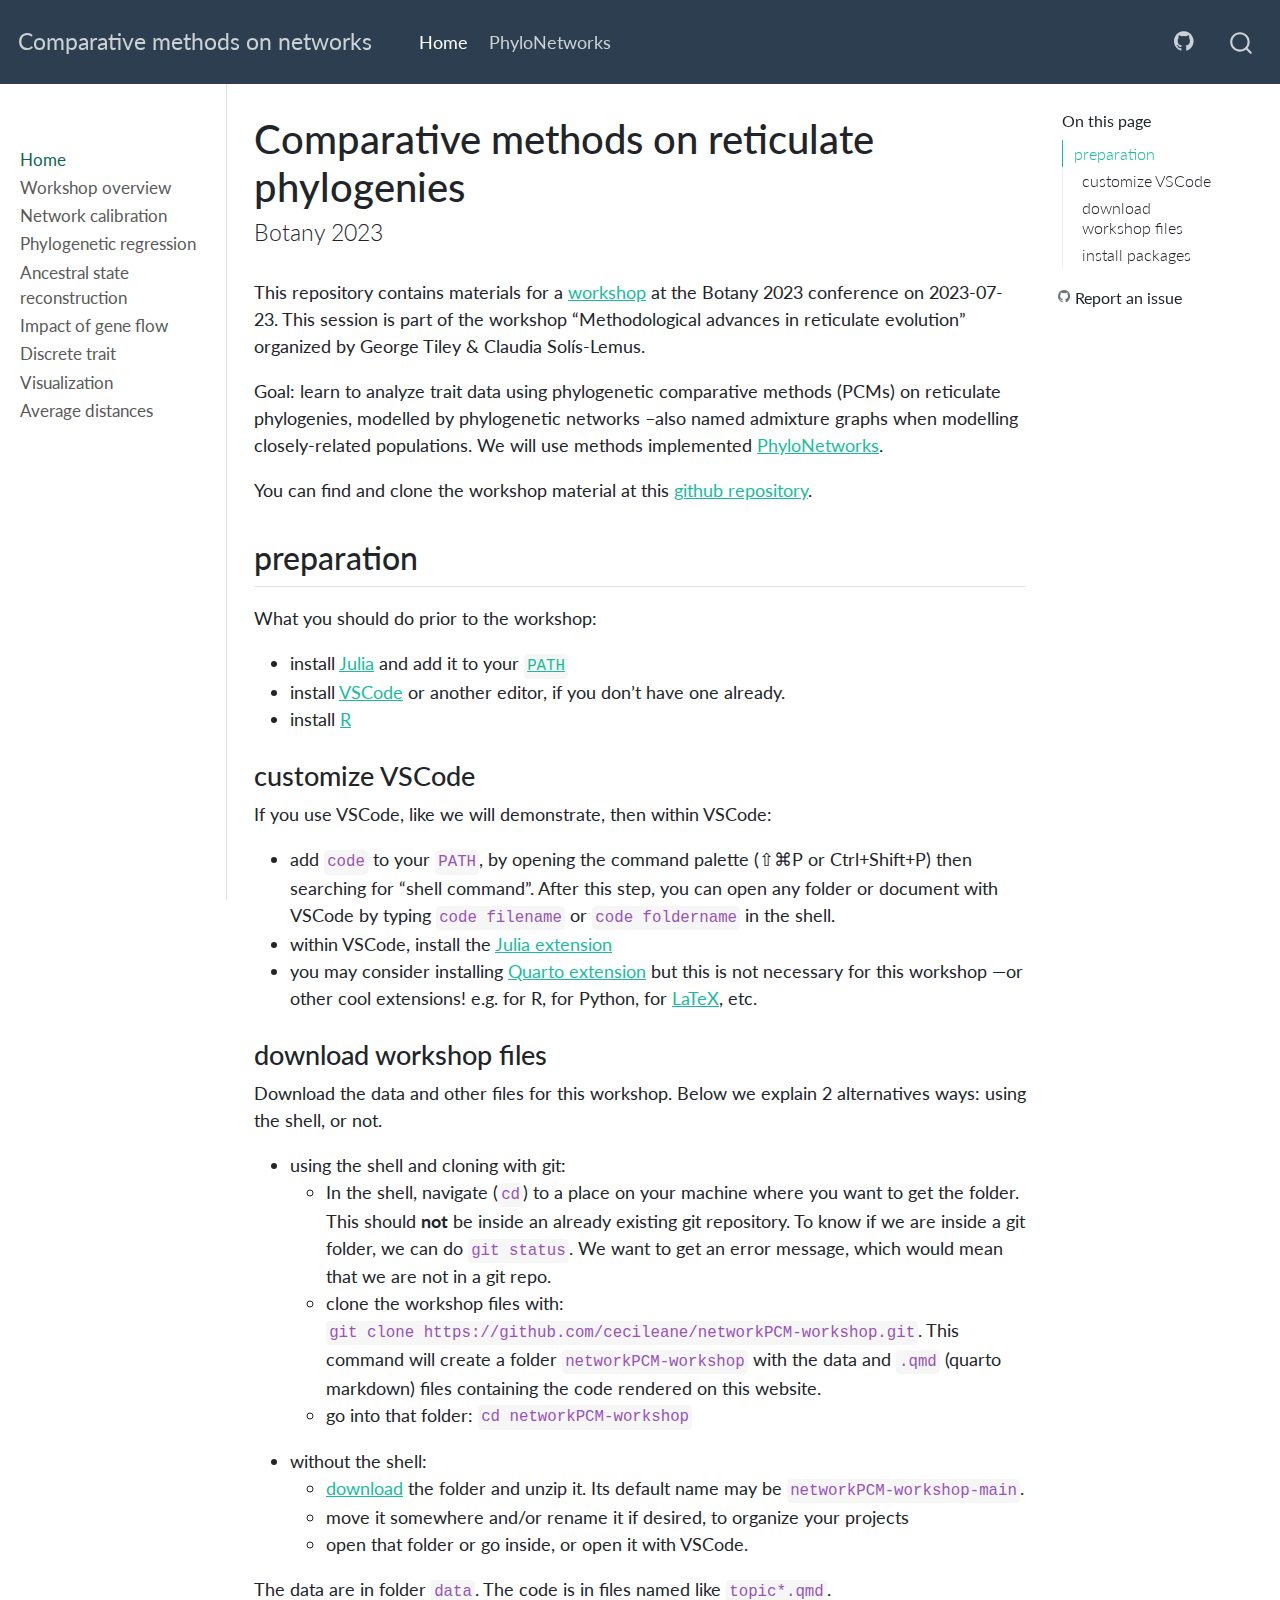
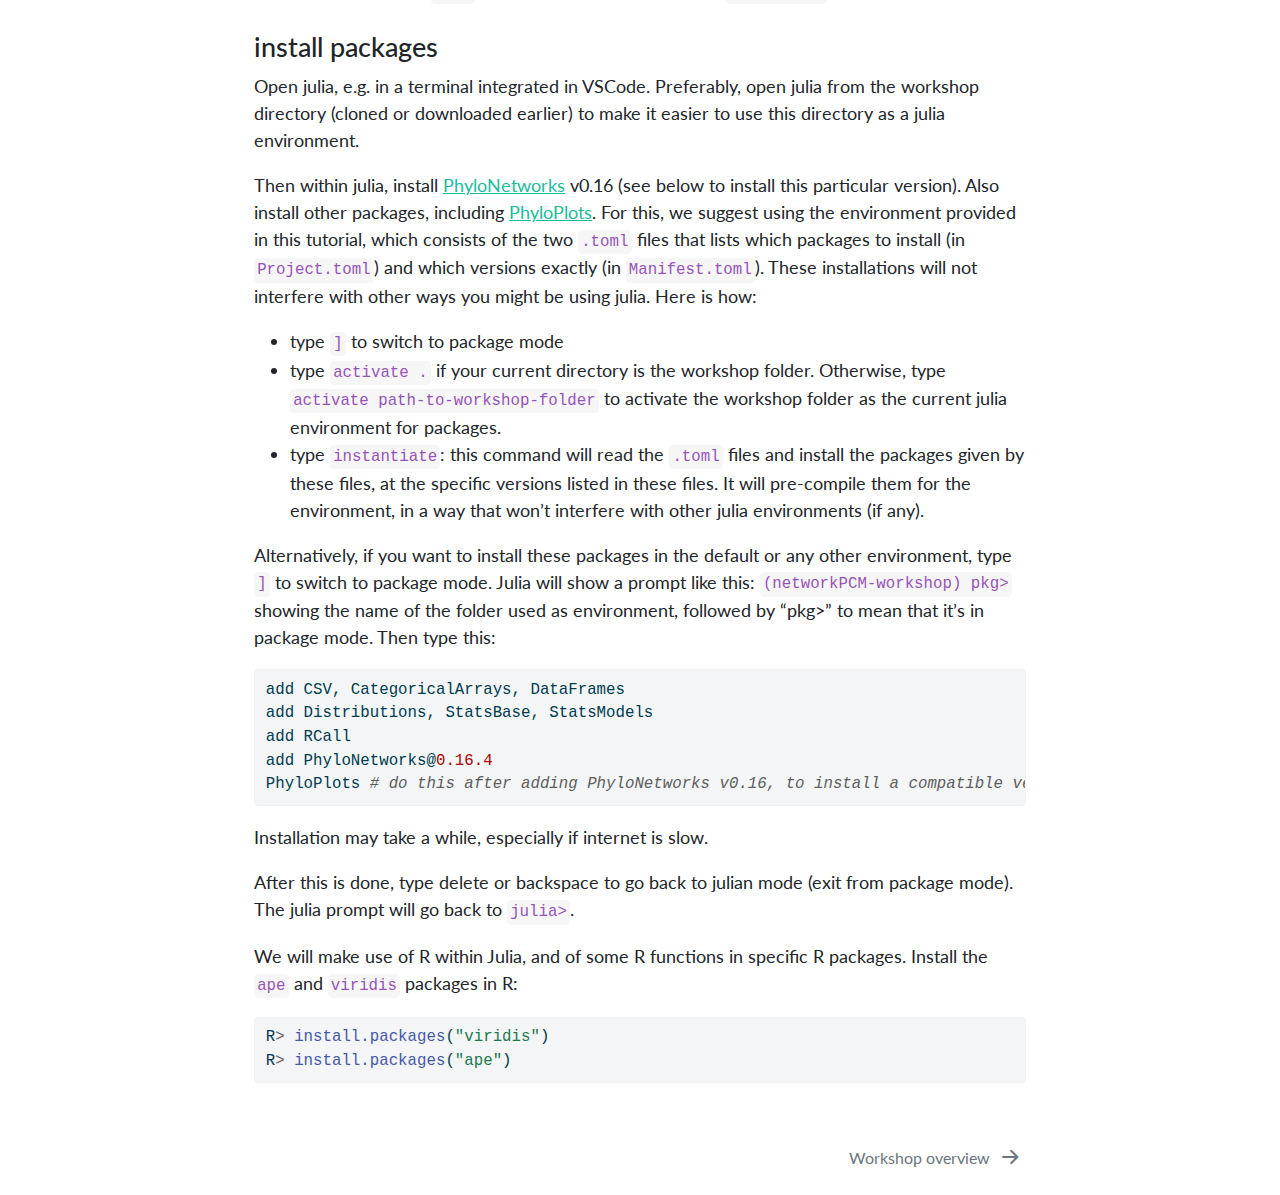
<file: index.html>
<!DOCTYPE html>
<html xmlns="http://www.w3.org/1999/xhtml" lang="en" xml:lang="en"><head>

<meta charset="utf-8">
<meta name="generator" content="quarto-1.2.335">

<meta name="viewport" content="width=device-width, initial-scale=1.0, user-scalable=yes">


<title>Comparative methods on networks - Comparative methods on reticulate phylogenies</title>
<style>
code{white-space: pre-wrap;}
span.smallcaps{font-variant: small-caps;}
div.columns{display: flex; gap: min(4vw, 1.5em);}
div.column{flex: auto; overflow-x: auto;}
div.hanging-indent{margin-left: 1.5em; text-indent: -1.5em;}
ul.task-list{list-style: none;}
ul.task-list li input[type="checkbox"] {
  width: 0.8em;
  margin: 0 0.8em 0.2em -1.6em;
  vertical-align: middle;
}
pre > code.sourceCode { white-space: pre; position: relative; }
pre > code.sourceCode > span { display: inline-block; line-height: 1.25; }
pre > code.sourceCode > span:empty { height: 1.2em; }
.sourceCode { overflow: visible; }
code.sourceCode > span { color: inherit; text-decoration: inherit; }
div.sourceCode { margin: 1em 0; }
pre.sourceCode { margin: 0; }
@media screen {
div.sourceCode { overflow: auto; }
}
@media print {
pre > code.sourceCode { white-space: pre-wrap; }
pre > code.sourceCode > span { text-indent: -5em; padding-left: 5em; }
}
pre.numberSource code
  { counter-reset: source-line 0; }
pre.numberSource code > span
  { position: relative; left: -4em; counter-increment: source-line; }
pre.numberSource code > span > a:first-child::before
  { content: counter(source-line);
    position: relative; left: -1em; text-align: right; vertical-align: baseline;
    border: none; display: inline-block;
    -webkit-touch-callout: none; -webkit-user-select: none;
    -khtml-user-select: none; -moz-user-select: none;
    -ms-user-select: none; user-select: none;
    padding: 0 4px; width: 4em;
    color: #aaaaaa;
  }
pre.numberSource { margin-left: 3em; border-left: 1px solid #aaaaaa;  padding-left: 4px; }
div.sourceCode
  {   }
@media screen {
pre > code.sourceCode > span > a:first-child::before { text-decoration: underline; }
}
code span.al { color: #ff0000; font-weight: bold; } /* Alert */
code span.an { color: #60a0b0; font-weight: bold; font-style: italic; } /* Annotation */
code span.at { color: #7d9029; } /* Attribute */
code span.bn { color: #40a070; } /* BaseN */
code span.bu { color: #008000; } /* BuiltIn */
code span.cf { color: #007020; font-weight: bold; } /* ControlFlow */
code span.ch { color: #4070a0; } /* Char */
code span.cn { color: #880000; } /* Constant */
code span.co { color: #60a0b0; font-style: italic; } /* Comment */
code span.cv { color: #60a0b0; font-weight: bold; font-style: italic; } /* CommentVar */
code span.do { color: #ba2121; font-style: italic; } /* Documentation */
code span.dt { color: #902000; } /* DataType */
code span.dv { color: #40a070; } /* DecVal */
code span.er { color: #ff0000; font-weight: bold; } /* Error */
code span.ex { } /* Extension */
code span.fl { color: #40a070; } /* Float */
code span.fu { color: #06287e; } /* Function */
code span.im { color: #008000; font-weight: bold; } /* Import */
code span.in { color: #60a0b0; font-weight: bold; font-style: italic; } /* Information */
code span.kw { color: #007020; font-weight: bold; } /* Keyword */
code span.op { color: #666666; } /* Operator */
code span.ot { color: #007020; } /* Other */
code span.pp { color: #bc7a00; } /* Preprocessor */
code span.sc { color: #4070a0; } /* SpecialChar */
code span.ss { color: #bb6688; } /* SpecialString */
code span.st { color: #4070a0; } /* String */
code span.va { color: #19177c; } /* Variable */
code span.vs { color: #4070a0; } /* VerbatimString */
code span.wa { color: #60a0b0; font-weight: bold; font-style: italic; } /* Warning */
</style>


<script src="site_libs/quarto-nav/quarto-nav.js"></script>
<script src="site_libs/quarto-nav/headroom.min.js"></script>
<script src="site_libs/clipboard/clipboard.min.js"></script>
<script src="site_libs/quarto-search/autocomplete.umd.js"></script>
<script src="site_libs/quarto-search/fuse.min.js"></script>
<script src="site_libs/quarto-search/quarto-search.js"></script>
<meta name="quarto:offset" content="./">
<link href="./topic-overview.html" rel="next">
<script src="site_libs/quarto-html/quarto.js"></script>
<script src="site_libs/quarto-html/popper.min.js"></script>
<script src="site_libs/quarto-html/tippy.umd.min.js"></script>
<script src="site_libs/quarto-html/anchor.min.js"></script>
<link href="site_libs/quarto-html/tippy.css" rel="stylesheet">
<link href="site_libs/quarto-html/quarto-syntax-highlighting.css" rel="stylesheet" id="quarto-text-highlighting-styles">
<script src="site_libs/bootstrap/bootstrap.min.js"></script>
<link href="site_libs/bootstrap/bootstrap-icons.css" rel="stylesheet">
<link href="site_libs/bootstrap/bootstrap.min.css" rel="stylesheet" id="quarto-bootstrap" data-mode="light">
<script id="quarto-search-options" type="application/json">{
  "location": "navbar",
  "copy-button": false,
  "collapse-after": 3,
  "panel-placement": "end",
  "type": "overlay",
  "limit": 20,
  "language": {
    "search-no-results-text": "No results",
    "search-matching-documents-text": "matching documents",
    "search-copy-link-title": "Copy link to search",
    "search-hide-matches-text": "Hide additional matches",
    "search-more-match-text": "more match in this document",
    "search-more-matches-text": "more matches in this document",
    "search-clear-button-title": "Clear",
    "search-detached-cancel-button-title": "Cancel",
    "search-submit-button-title": "Submit"
  }
}</script>


<link rel="stylesheet" href="styles.css">
</head>

<body class="nav-sidebar docked nav-fixed">

<div id="quarto-search-results"></div>
  <header id="quarto-header" class="headroom fixed-top">
    <nav class="navbar navbar-expand-lg navbar-dark ">
      <div class="navbar-container container-fluid">
      <div class="navbar-brand-container">
    <a class="navbar-brand" href="./index.html">
    <span class="navbar-title">Comparative methods on networks</span>
    </a>
  </div>
          <button class="navbar-toggler" type="button" data-bs-toggle="collapse" data-bs-target="#navbarCollapse" aria-controls="navbarCollapse" aria-expanded="false" aria-label="Toggle navigation" onclick="if (window.quartoToggleHeadroom) { window.quartoToggleHeadroom(); }">
  <span class="navbar-toggler-icon"></span>
</button>
          <div class="collapse navbar-collapse" id="navbarCollapse">
            <ul class="navbar-nav navbar-nav-scroll me-auto">
  <li class="nav-item">
    <a class="nav-link active" href="./index.html" aria-current="page">
 <span class="menu-text">Home</span></a>
  </li>  
  <li class="nav-item">
    <a class="nav-link" href="https://juliaphylo.github.io/PhyloNetworks.jl/v0.16/">
 <span class="menu-text">PhyloNetworks</span></a>
  </li>  
</ul>
            <ul class="navbar-nav navbar-nav-scroll ms-auto">
  <li class="nav-item compact">
    <a class="nav-link" href="https://github.com/cecileane/networkPCM-workshop"><i class="bi bi-github" role="img">
</i> 
 <span class="menu-text"></span></a>
  </li>  
</ul>
              <div id="quarto-search" class="" title="Search"></div>
          </div> <!-- /navcollapse -->
      </div> <!-- /container-fluid -->
    </nav>
  <nav class="quarto-secondary-nav" data-bs-toggle="collapse" data-bs-target="#quarto-sidebar" aria-controls="quarto-sidebar" aria-expanded="false" aria-label="Toggle sidebar navigation" onclick="if (window.quartoToggleHeadroom) { window.quartoToggleHeadroom(); }">
    <div class="container-fluid d-flex justify-content-between">
      <h1 class="quarto-secondary-nav-title">Comparative methods on reticulate phylogenies</h1>
      <button type="button" class="quarto-btn-toggle btn" aria-label="Show secondary navigation">
        <i class="bi bi-chevron-right"></i>
      </button>
    </div>
  </nav>
</header>
<!-- content -->
<div id="quarto-content" class="quarto-container page-columns page-rows-contents page-layout-article page-navbar">
<!-- sidebar -->
  <nav id="quarto-sidebar" class="sidebar collapse sidebar-navigation docked overflow-auto">
      <div class="mt-2 flex-shrink-0 align-items-center">
        <div class="sidebar-search">
        <div id="quarto-search" class="" title="Search"></div>
        </div>
      </div>
    <div class="sidebar-menu-container"> 
    <ul class="list-unstyled mt-1">
        <li class="sidebar-item">
  <div class="sidebar-item-container"> 
  <a href="./index.html" class="sidebar-item-text sidebar-link active">Home</a>
  </div>
</li>
        <li class="sidebar-item">
  <div class="sidebar-item-container"> 
  <a href="./topic-overview.html" class="sidebar-item-text sidebar-link">Workshop overview</a>
  </div>
</li>
        <li class="sidebar-item">
  <div class="sidebar-item-container"> 
  <a href="./topic1-netcalibration.html" class="sidebar-item-text sidebar-link">Network calibration</a>
  </div>
</li>
        <li class="sidebar-item">
  <div class="sidebar-item-container"> 
  <a href="./topic2-phyloANOVA.html" class="sidebar-item-text sidebar-link">Phylogenetic regression</a>
  </div>
</li>
        <li class="sidebar-item">
  <div class="sidebar-item-container"> 
  <a href="./topic3-asr.html" class="sidebar-item-text sidebar-link">Ancestral state reconstruction</a>
  </div>
</li>
        <li class="sidebar-item">
  <div class="sidebar-item-container"> 
  <a href="./topic4-impactgeneflow.html" class="sidebar-item-text sidebar-link">Impact of gene flow</a>
  </div>
</li>
        <li class="sidebar-item">
  <div class="sidebar-item-container"> 
  <a href="./topic5-discrete.html" class="sidebar-item-text sidebar-link">Discrete trait</a>
  </div>
</li>
        <li class="sidebar-item">
  <div class="sidebar-item-container"> 
  <a href="./topic6-visualization.html" class="sidebar-item-text sidebar-link">Visualization</a>
  </div>
</li>
        <li class="sidebar-item">
  <div class="sidebar-item-container"> 
  <a href="./topic7-averagedistances.html" class="sidebar-item-text sidebar-link">Average distances</a>
  </div>
</li>
    </ul>
    </div>
</nav>
<!-- margin-sidebar -->
    <div id="quarto-margin-sidebar" class="sidebar margin-sidebar">
        <nav id="TOC" role="doc-toc" class="toc-active">
    <h2 id="toc-title">On this page</h2>
   
  <ul>
  <li><a href="#preparation" id="toc-preparation" class="nav-link active" data-scroll-target="#preparation">preparation</a>
  <ul class="collapse">
  <li><a href="#customize-vscode" id="toc-customize-vscode" class="nav-link" data-scroll-target="#customize-vscode">customize VSCode</a></li>
  <li><a href="#download-workshop-files" id="toc-download-workshop-files" class="nav-link" data-scroll-target="#download-workshop-files">download workshop files</a></li>
  <li><a href="#install-packages" id="toc-install-packages" class="nav-link" data-scroll-target="#install-packages">install packages</a></li>
  </ul></li>
  </ul>
<div class="toc-actions"><div><i class="bi bi-github"></i></div><div class="action-links"><p><a href="https://github.com/cecileane/networkPCM-workshop/issues/new" class="toc-action">Report an issue</a></p></div></div></nav>
    </div>
<!-- main -->
<main class="content" id="quarto-document-content">

<header id="title-block-header" class="quarto-title-block default">
<div class="quarto-title">
<h1 class="title d-none d-lg-block">Comparative methods on reticulate phylogenies</h1>
<p class="subtitle lead">Botany 2023</p>
</div>



<div class="quarto-title-meta">

    
  
    
  </div>
  

</header>

<p>This repository contains materials for a <a href="https://gtiley.github.io/Botany2023-Networks/">workshop</a> at the Botany 2023 conference on 2023-07-23. This session is part of the workshop “Methodological advances in reticulate evolution” organized by George Tiley &amp; Claudia Solís-Lemus.</p>
<p>Goal: learn to analyze trait data using phylogenetic comparative methods (PCMs) on reticulate phylogenies, modelled by phylogenetic networks –also named admixture graphs when modelling closely-related populations. We will use methods implemented <a href="https://github.com/juliaphylo/PhyloNetworks.jl">PhyloNetworks</a>.</p>
<p>You can find and clone the workshop material at this <a href="https://github.com/cecileane/networkPCM-workshop">github repository</a>.</p>
<section id="preparation" class="level2">
<h2 class="anchored" data-anchor-id="preparation">preparation</h2>
<p>What you should do prior to the workshop:</p>
<ul>
<li>install <a href="https://www.julialang.org/downloads/">Julia</a> and add it to your <a href="https://julialang.org/downloads/platform/#optional_add_julia_to_path"><code>PATH</code></a></li>
<li>install <a href="https://code.visualstudio.com/download">VSCode</a> or another editor, if you don’t have one already.</li>
<li>install <a href="https://cran.r-project.org">R</a></li>
</ul>
<section id="customize-vscode" class="level3">
<h3 class="anchored" data-anchor-id="customize-vscode">customize VSCode</h3>
<p>If you use VSCode, like we will demonstrate, then within VSCode:</p>
<ul>
<li>add <code>code</code> to your <code>PATH</code>, by opening the command palette (⇧⌘P or Ctrl+Shift+P) then searching for “shell command”. After this step, you can open any folder or document with VSCode by typing <code>code filename</code> or <code>code foldername</code> in the shell.</li>
<li>within VSCode, install the <a href="https://www.julia-vscode.org/docs/stable/setup/">Julia extension</a></li>
<li>you may consider installing <a href="https://marketplace.visualstudio.com/items?itemName=quarto.quarto">Quarto extension</a> but this is not necessary for this workshop —or other cool extensions! e.g.&nbsp;for R, for Python, for <a href="https://github.com/James-Yu/LaTeX-Workshop/wiki/Install">LaTeX</a>, etc.</li>
</ul>
</section>
<section id="download-workshop-files" class="level3">
<h3 class="anchored" data-anchor-id="download-workshop-files">download workshop files</h3>
<p>Download the data and other files for this workshop. Below we explain 2 alternatives ways: using the shell, or not.</p>
<ul>
<li>using the shell and cloning with git:
<ul>
<li>In the shell, navigate (<code>cd</code>) to a place on your machine where you want to get the folder.<br>
This should <strong>not</strong> be inside an already existing git repository. To know if we are inside a git folder, we can do <code>git status</code>. We want to get an error message, which would mean that we are not in a git repo.<br>
</li>
<li>clone the workshop files with: <code>git clone https://github.com/cecileane/networkPCM-workshop.git</code>. This command will create a folder <code>networkPCM-workshop</code> with the data and <code>.qmd</code> (quarto markdown) files containing the code rendered on this website.</li>
<li>go into that folder: <code>cd networkPCM-workshop</code></li>
</ul></li>
<li>without the shell:
<ul>
<li><a href="https://github.com/cecileane/networkPCM-workshop/archive/refs/heads/main.zip">download</a> the folder and unzip it. Its default name may be <code>networkPCM-workshop-main</code>.</li>
<li>move it somewhere and/or rename it if desired, to organize your projects</li>
<li>open that folder or go inside, or open it with VSCode.</li>
</ul></li>
</ul>
<p>The data are in folder <code>data</code>. The code is in files named like <code>topic*.qmd</code>.</p>
</section>
<section id="install-packages" class="level3">
<h3 class="anchored" data-anchor-id="install-packages">install packages</h3>
<p>Open julia, e.g.&nbsp;in a terminal integrated in VSCode. Preferably, open julia from the workshop directory (cloned or downloaded earlier) to make it easier to use this directory as a julia environment.</p>
<p>Then within julia, install <a href="https://juliaphylo.github.io/PhyloNetworks.jl/v0.16/man/installation/">PhyloNetworks</a> v0.16 (see below to install this particular version).
Also install other packages, including
<a href="https://cecileane.github.io/PhyloPlots.jl/stable/man/installation/#Installation">PhyloPlots</a>. For this, we suggest using the environment provided in this tutorial, which consists of the two <code>.toml</code> files that lists which packages to install (in <code>Project.toml</code>) and which versions exactly (in <code>Manifest.toml</code>). These installations will not interfere with other ways you might be using julia. Here is how:</p>
<ul>
<li>type <code>]</code> to switch to package mode</li>
<li>type <code>activate .</code> if your current directory is the workshop folder. Otherwise, type <code>activate path-to-workshop-folder</code> to activate the workshop folder as the current julia environment for packages.</li>
<li>type <code>instantiate</code>: this command will read the <code>.toml</code> files and install the packages given by these files, at the specific versions listed in these files. It will pre-compile them for the environment, in a way that won’t interfere with other julia environments (if any).</li>
</ul>
<p>Alternatively, if you want to install these packages in the default or any other environment, type <code>]</code> to switch to package mode. Julia will show a prompt like this: <code>(networkPCM-workshop) pkg&gt;</code> showing the name of the folder used as environment, followed by “pkg&gt;” to mean that it’s in package mode. Then type this:</p>
<div class="sourceCode" id="cb1"><pre class="sourceCode julia code-with-copy"><code class="sourceCode julia"><span id="cb1-1"><a href="#cb1-1" aria-hidden="true" tabindex="-1"></a>add CSV, CategoricalArrays, DataFrames</span>
<span id="cb1-2"><a href="#cb1-2" aria-hidden="true" tabindex="-1"></a>add Distributions, StatsBase, StatsModels</span>
<span id="cb1-3"><a href="#cb1-3" aria-hidden="true" tabindex="-1"></a>add RCall</span>
<span id="cb1-4"><a href="#cb1-4" aria-hidden="true" tabindex="-1"></a>add PhyloNetworks@<span class="fl">0.16.4</span></span>
<span id="cb1-5"><a href="#cb1-5" aria-hidden="true" tabindex="-1"></a>PhyloPlots <span class="co"># do this after adding PhyloNetworks v0.16, to install a compatible version</span></span>
</code><button title="Copy to Clipboard" class="code-copy-button"><i class="bi"></i></button></pre></div>
<p>Installation may take a while, especially if internet is slow.</p>
<p>After this is done, type delete or backspace to go back to julian mode (exit from package mode). The julia prompt will go back to <code>julia&gt;</code>.</p>
<p>We will make use of R within Julia, and of some R functions in specific R packages. Install the <code>ape</code> and <code>viridis</code> packages in R:</p>
<div class="sourceCode" id="cb2"><pre class="sourceCode r code-with-copy"><code class="sourceCode r"><span id="cb2-1"><a href="#cb2-1" aria-hidden="true" tabindex="-1"></a>R<span class="sc">&gt;</span> <span class="fu">install.packages</span>(<span class="st">"viridis"</span>)</span>
<span id="cb2-2"><a href="#cb2-2" aria-hidden="true" tabindex="-1"></a>R<span class="sc">&gt;</span> <span class="fu">install.packages</span>(<span class="st">"ape"</span>)</span></code><button title="Copy to Clipboard" class="code-copy-button"><i class="bi"></i></button></pre></div>


</section>
</section>

</main> <!-- /main -->
<script id="quarto-html-after-body" type="application/javascript">
window.document.addEventListener("DOMContentLoaded", function (event) {
  const toggleBodyColorMode = (bsSheetEl) => {
    const mode = bsSheetEl.getAttribute("data-mode");
    const bodyEl = window.document.querySelector("body");
    if (mode === "dark") {
      bodyEl.classList.add("quarto-dark");
      bodyEl.classList.remove("quarto-light");
    } else {
      bodyEl.classList.add("quarto-light");
      bodyEl.classList.remove("quarto-dark");
    }
  }
  const toggleBodyColorPrimary = () => {
    const bsSheetEl = window.document.querySelector("link#quarto-bootstrap");
    if (bsSheetEl) {
      toggleBodyColorMode(bsSheetEl);
    }
  }
  toggleBodyColorPrimary();  
  const icon = "";
  const anchorJS = new window.AnchorJS();
  anchorJS.options = {
    placement: 'right',
    icon: icon
  };
  anchorJS.add('.anchored');
  const clipboard = new window.ClipboardJS('.code-copy-button', {
    target: function(trigger) {
      return trigger.previousElementSibling;
    }
  });
  clipboard.on('success', function(e) {
    // button target
    const button = e.trigger;
    // don't keep focus
    button.blur();
    // flash "checked"
    button.classList.add('code-copy-button-checked');
    var currentTitle = button.getAttribute("title");
    button.setAttribute("title", "Copied!");
    let tooltip;
    if (window.bootstrap) {
      button.setAttribute("data-bs-toggle", "tooltip");
      button.setAttribute("data-bs-placement", "left");
      button.setAttribute("data-bs-title", "Copied!");
      tooltip = new bootstrap.Tooltip(button, 
        { trigger: "manual", 
          customClass: "code-copy-button-tooltip",
          offset: [0, -8]});
      tooltip.show();    
    }
    setTimeout(function() {
      if (tooltip) {
        tooltip.hide();
        button.removeAttribute("data-bs-title");
        button.removeAttribute("data-bs-toggle");
        button.removeAttribute("data-bs-placement");
      }
      button.setAttribute("title", currentTitle);
      button.classList.remove('code-copy-button-checked');
    }, 1000);
    // clear code selection
    e.clearSelection();
  });
  function tippyHover(el, contentFn) {
    const config = {
      allowHTML: true,
      content: contentFn,
      maxWidth: 500,
      delay: 100,
      arrow: false,
      appendTo: function(el) {
          return el.parentElement;
      },
      interactive: true,
      interactiveBorder: 10,
      theme: 'quarto',
      placement: 'bottom-start'
    };
    window.tippy(el, config); 
  }
  const noterefs = window.document.querySelectorAll('a[role="doc-noteref"]');
  for (var i=0; i<noterefs.length; i++) {
    const ref = noterefs[i];
    tippyHover(ref, function() {
      // use id or data attribute instead here
      let href = ref.getAttribute('data-footnote-href') || ref.getAttribute('href');
      try { href = new URL(href).hash; } catch {}
      const id = href.replace(/^#\/?/, "");
      const note = window.document.getElementById(id);
      return note.innerHTML;
    });
  }
  const findCites = (el) => {
    const parentEl = el.parentElement;
    if (parentEl) {
      const cites = parentEl.dataset.cites;
      if (cites) {
        return {
          el,
          cites: cites.split(' ')
        };
      } else {
        return findCites(el.parentElement)
      }
    } else {
      return undefined;
    }
  };
  var bibliorefs = window.document.querySelectorAll('a[role="doc-biblioref"]');
  for (var i=0; i<bibliorefs.length; i++) {
    const ref = bibliorefs[i];
    const citeInfo = findCites(ref);
    if (citeInfo) {
      tippyHover(citeInfo.el, function() {
        var popup = window.document.createElement('div');
        citeInfo.cites.forEach(function(cite) {
          var citeDiv = window.document.createElement('div');
          citeDiv.classList.add('hanging-indent');
          citeDiv.classList.add('csl-entry');
          var biblioDiv = window.document.getElementById('ref-' + cite);
          if (biblioDiv) {
            citeDiv.innerHTML = biblioDiv.innerHTML;
          }
          popup.appendChild(citeDiv);
        });
        return popup.innerHTML;
      });
    }
  }
});
</script>
<nav class="page-navigation">
  <div class="nav-page nav-page-previous">
  </div>
  <div class="nav-page nav-page-next">
      <a href="./topic-overview.html" class="pagination-link">
        <span class="nav-page-text">Workshop overview</span> <i class="bi bi-arrow-right-short"></i>
      </a>
  </div>
</nav>
</div> <!-- /content -->



</body></html>
</file>
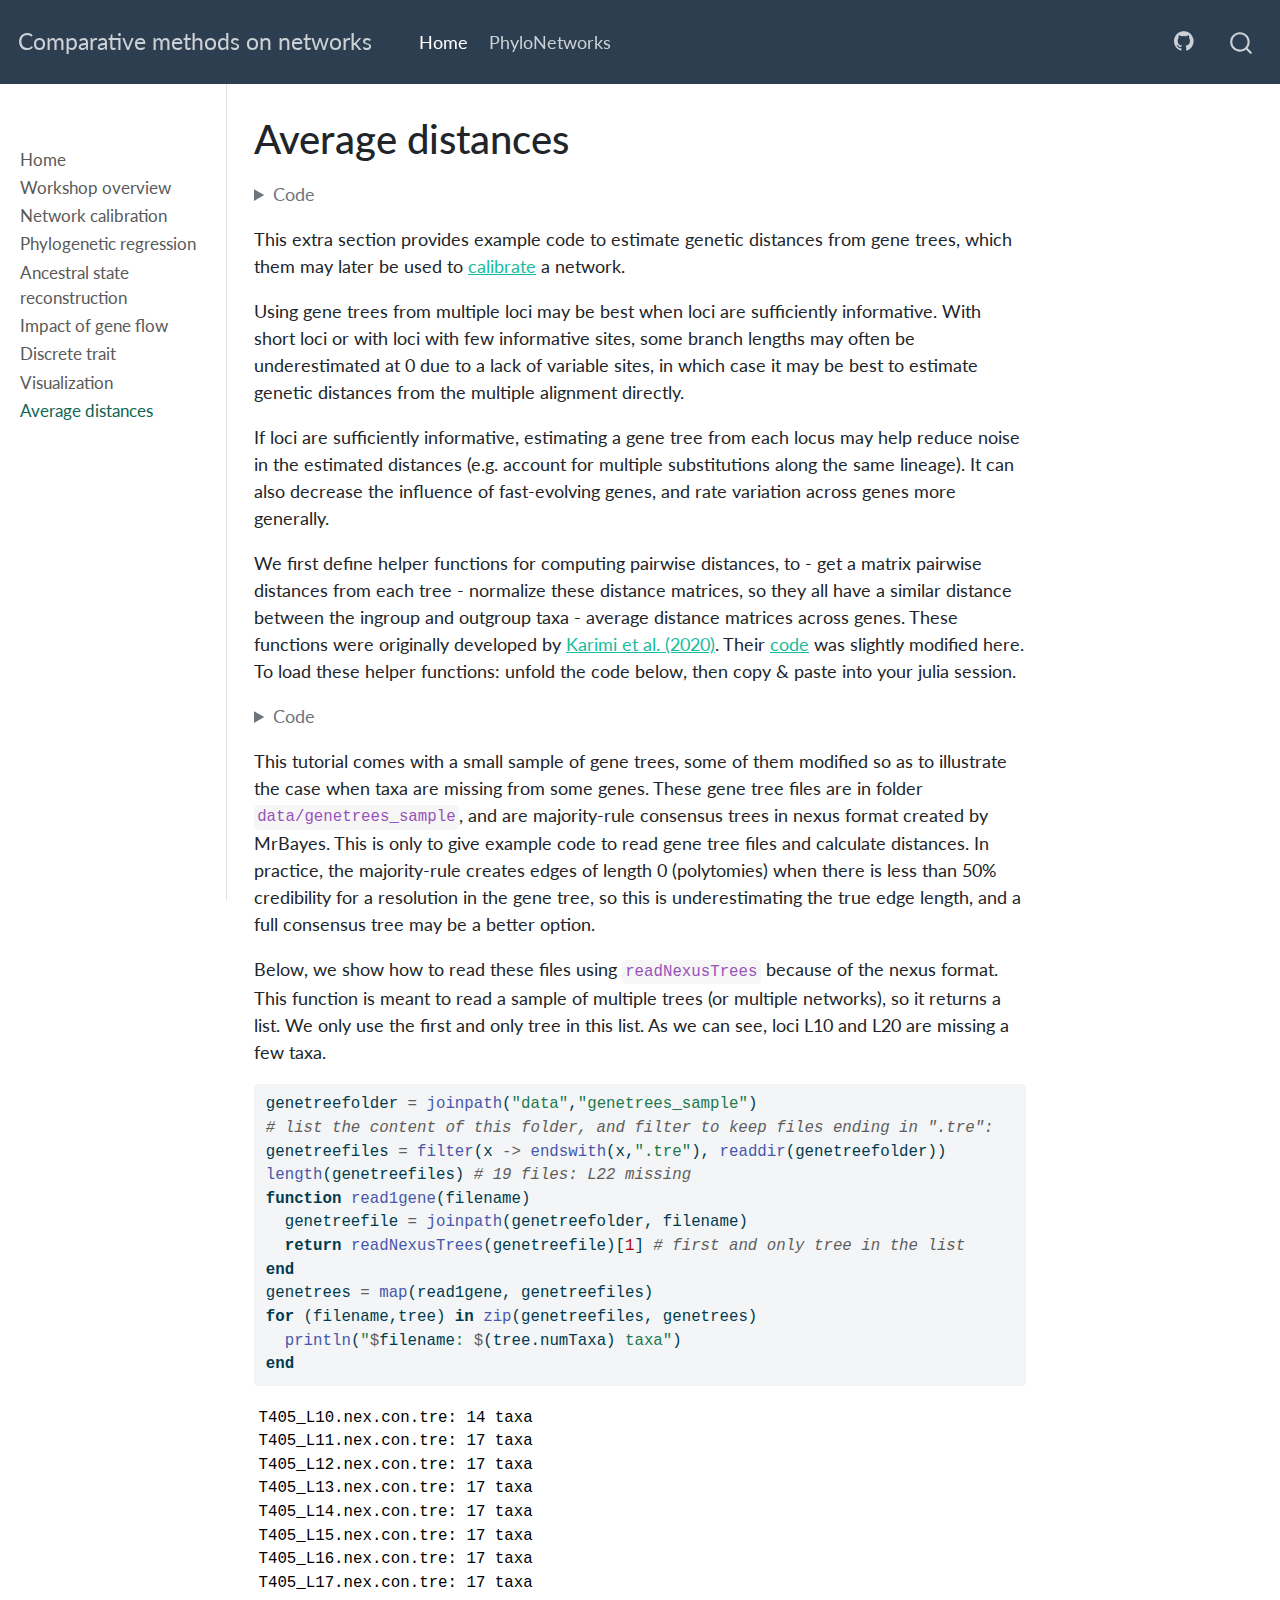
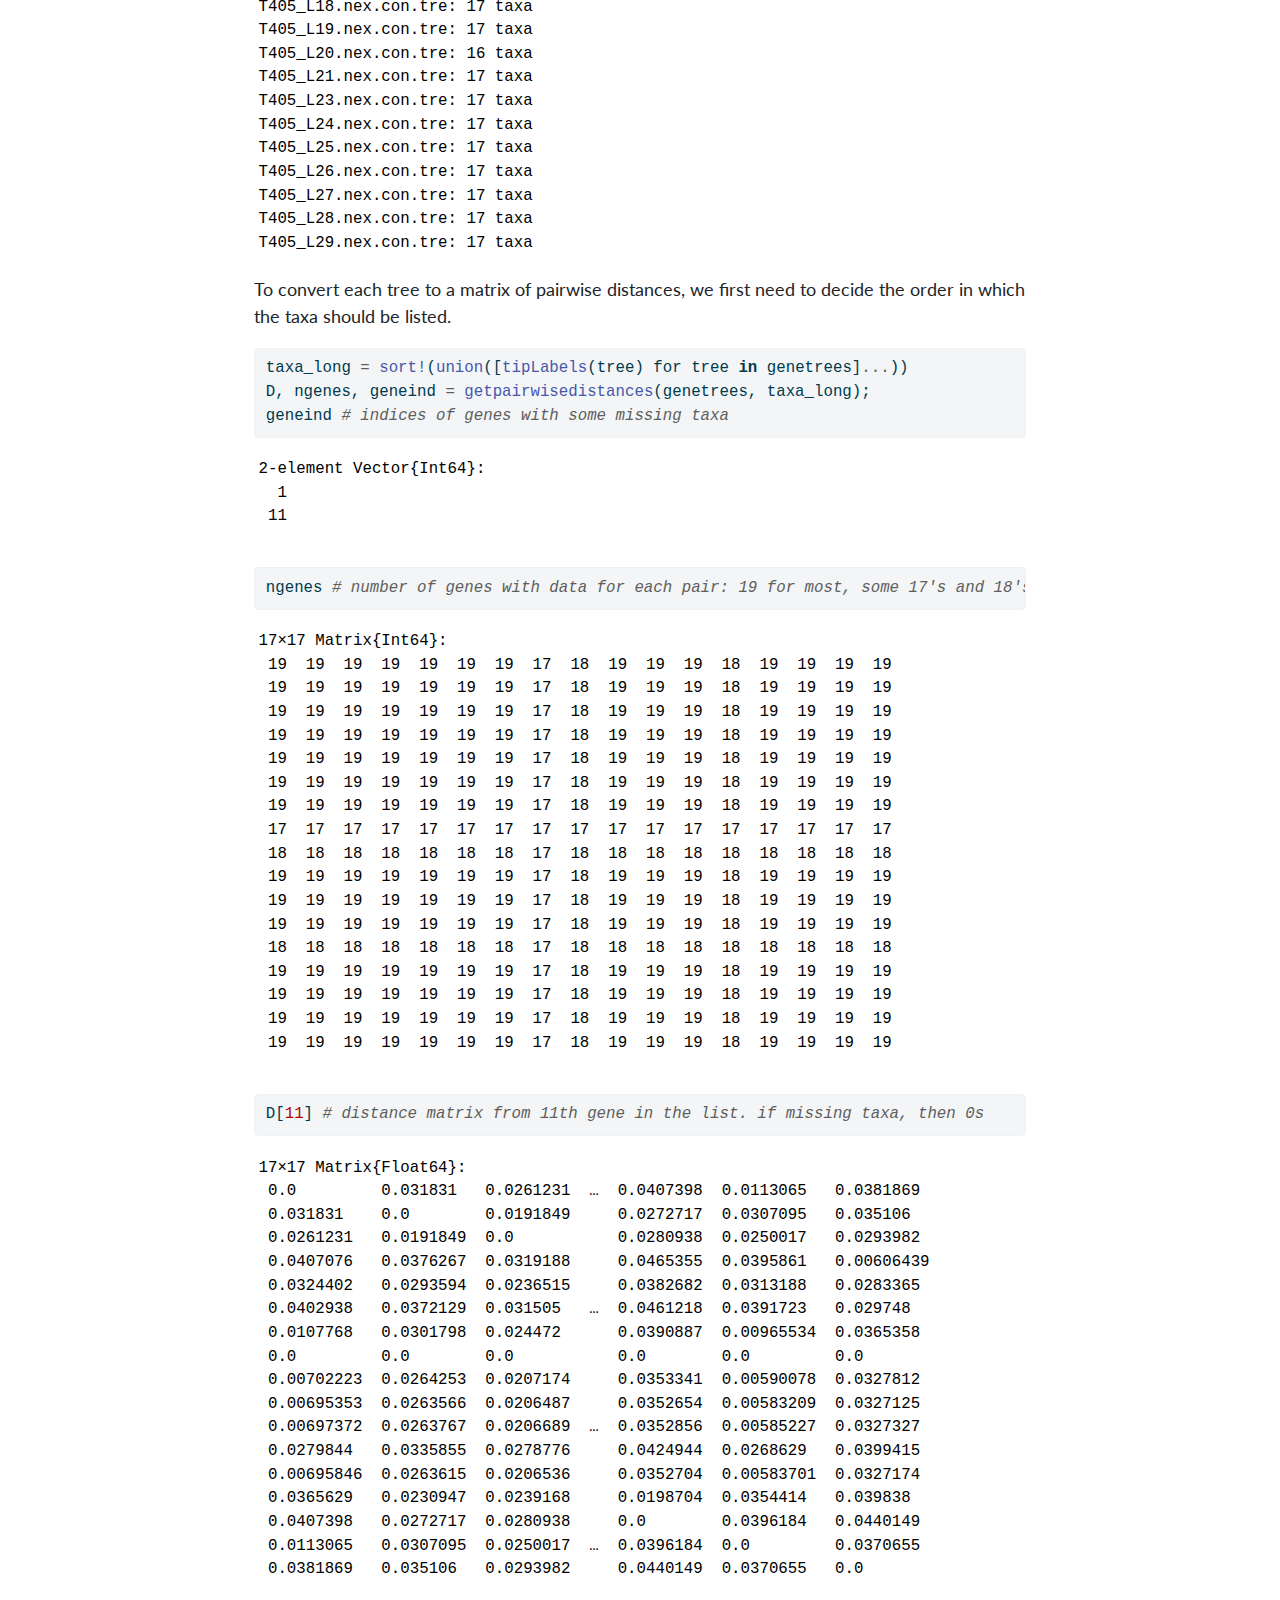
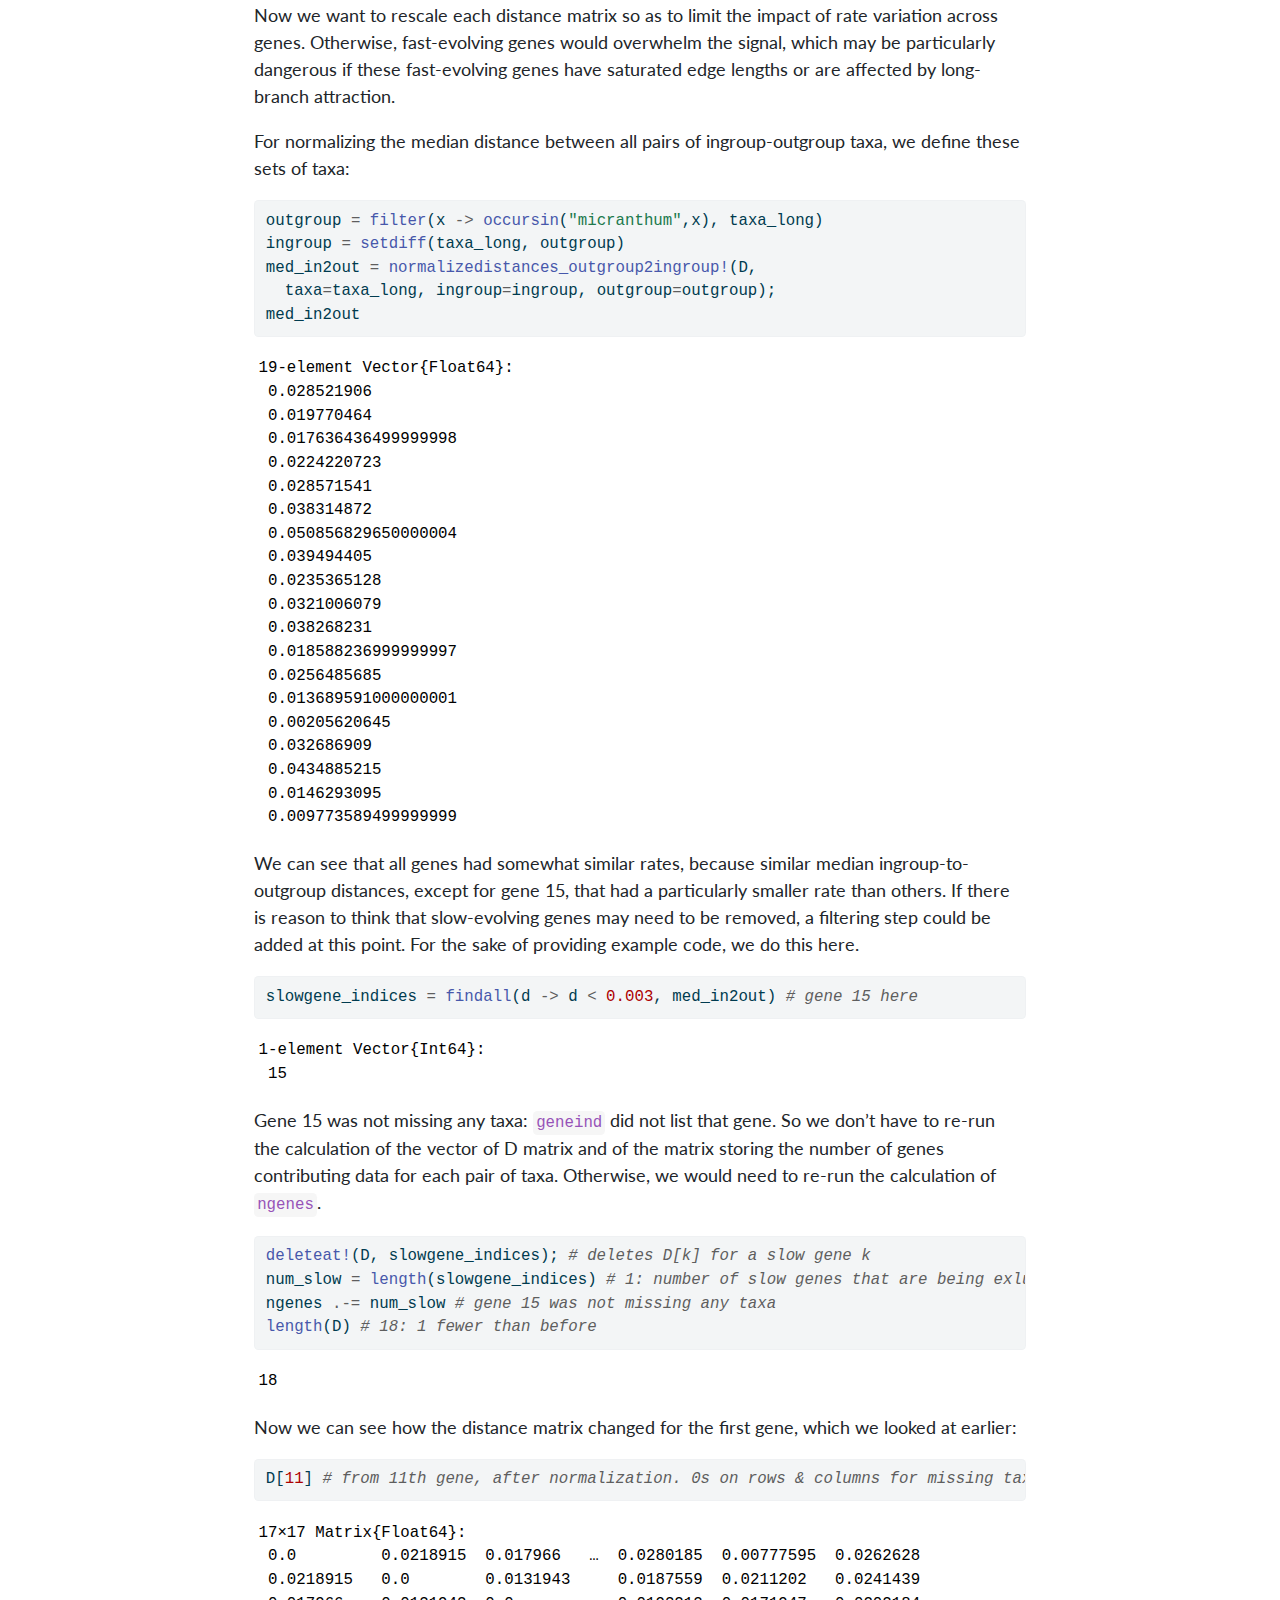
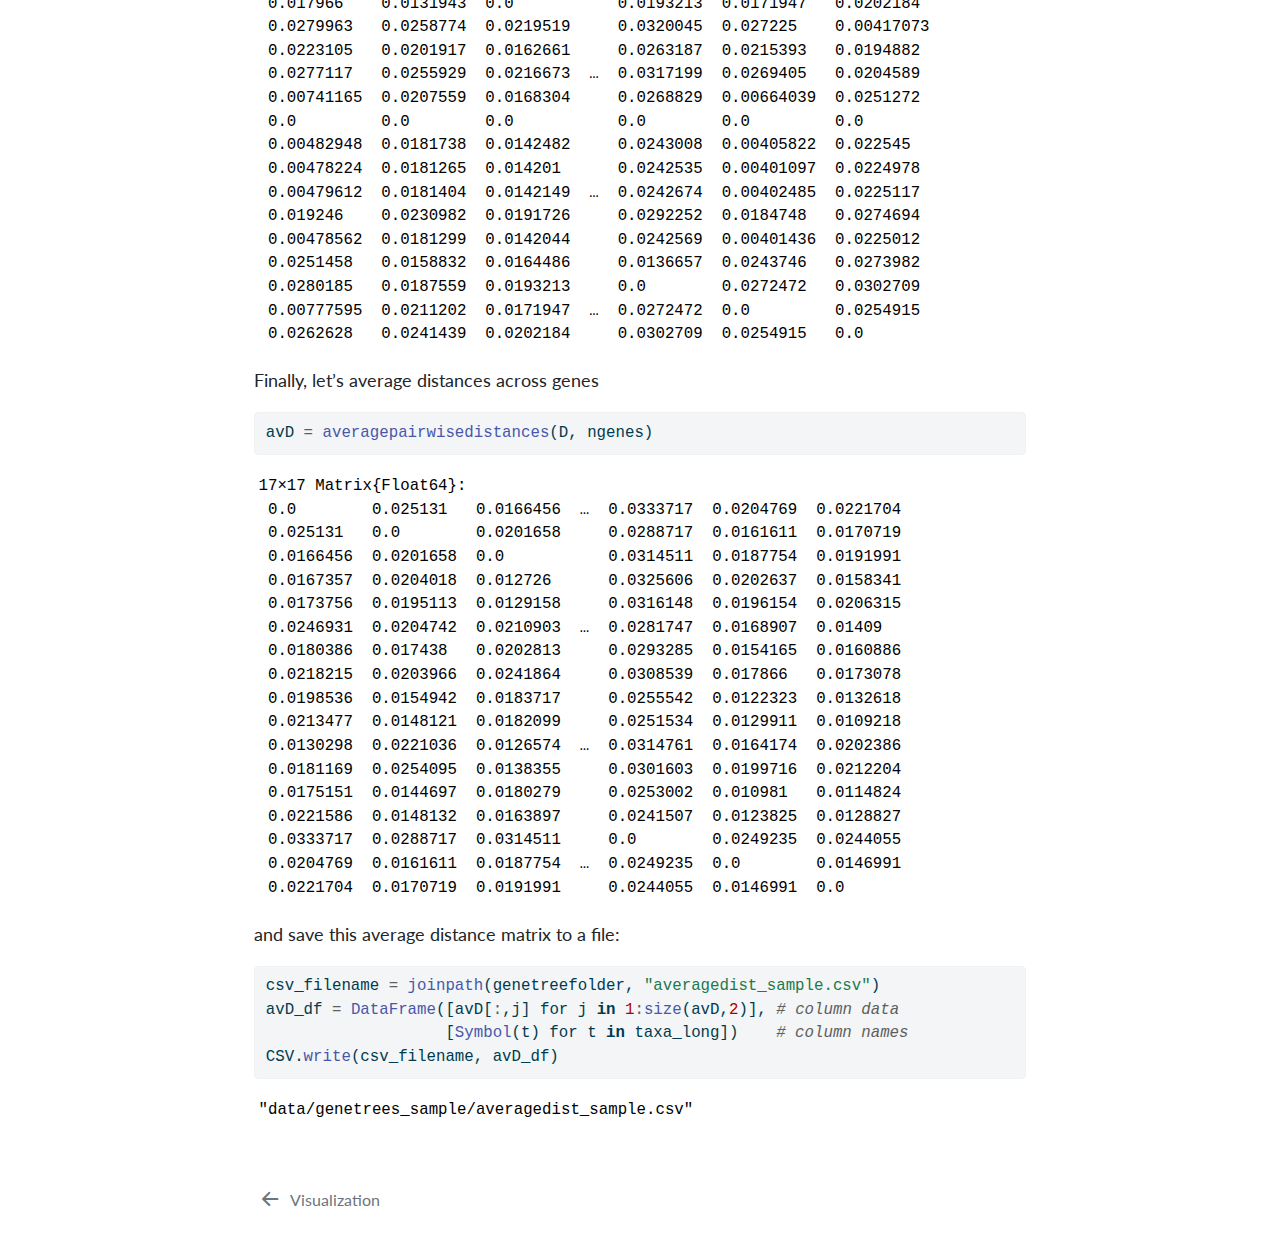
<file: topic7-averagedistances.html>
<!DOCTYPE html>
<html xmlns="http://www.w3.org/1999/xhtml" lang="en" xml:lang="en"><head>

<meta charset="utf-8">
<meta name="generator" content="quarto-1.2.335">

<meta name="viewport" content="width=device-width, initial-scale=1.0, user-scalable=yes">


<title>Comparative methods on networks - Average distances</title>
<style>
code{white-space: pre-wrap;}
span.smallcaps{font-variant: small-caps;}
div.columns{display: flex; gap: min(4vw, 1.5em);}
div.column{flex: auto; overflow-x: auto;}
div.hanging-indent{margin-left: 1.5em; text-indent: -1.5em;}
ul.task-list{list-style: none;}
ul.task-list li input[type="checkbox"] {
  width: 0.8em;
  margin: 0 0.8em 0.2em -1.6em;
  vertical-align: middle;
}
pre > code.sourceCode { white-space: pre; position: relative; }
pre > code.sourceCode > span { display: inline-block; line-height: 1.25; }
pre > code.sourceCode > span:empty { height: 1.2em; }
.sourceCode { overflow: visible; }
code.sourceCode > span { color: inherit; text-decoration: inherit; }
div.sourceCode { margin: 1em 0; }
pre.sourceCode { margin: 0; }
@media screen {
div.sourceCode { overflow: auto; }
}
@media print {
pre > code.sourceCode { white-space: pre-wrap; }
pre > code.sourceCode > span { text-indent: -5em; padding-left: 5em; }
}
pre.numberSource code
  { counter-reset: source-line 0; }
pre.numberSource code > span
  { position: relative; left: -4em; counter-increment: source-line; }
pre.numberSource code > span > a:first-child::before
  { content: counter(source-line);
    position: relative; left: -1em; text-align: right; vertical-align: baseline;
    border: none; display: inline-block;
    -webkit-touch-callout: none; -webkit-user-select: none;
    -khtml-user-select: none; -moz-user-select: none;
    -ms-user-select: none; user-select: none;
    padding: 0 4px; width: 4em;
    color: #aaaaaa;
  }
pre.numberSource { margin-left: 3em; border-left: 1px solid #aaaaaa;  padding-left: 4px; }
div.sourceCode
  {   }
@media screen {
pre > code.sourceCode > span > a:first-child::before { text-decoration: underline; }
}
code span.al { color: #ff0000; font-weight: bold; } /* Alert */
code span.an { color: #60a0b0; font-weight: bold; font-style: italic; } /* Annotation */
code span.at { color: #7d9029; } /* Attribute */
code span.bn { color: #40a070; } /* BaseN */
code span.bu { color: #008000; } /* BuiltIn */
code span.cf { color: #007020; font-weight: bold; } /* ControlFlow */
code span.ch { color: #4070a0; } /* Char */
code span.cn { color: #880000; } /* Constant */
code span.co { color: #60a0b0; font-style: italic; } /* Comment */
code span.cv { color: #60a0b0; font-weight: bold; font-style: italic; } /* CommentVar */
code span.do { color: #ba2121; font-style: italic; } /* Documentation */
code span.dt { color: #902000; } /* DataType */
code span.dv { color: #40a070; } /* DecVal */
code span.er { color: #ff0000; font-weight: bold; } /* Error */
code span.ex { } /* Extension */
code span.fl { color: #40a070; } /* Float */
code span.fu { color: #06287e; } /* Function */
code span.im { color: #008000; font-weight: bold; } /* Import */
code span.in { color: #60a0b0; font-weight: bold; font-style: italic; } /* Information */
code span.kw { color: #007020; font-weight: bold; } /* Keyword */
code span.op { color: #666666; } /* Operator */
code span.ot { color: #007020; } /* Other */
code span.pp { color: #bc7a00; } /* Preprocessor */
code span.sc { color: #4070a0; } /* SpecialChar */
code span.ss { color: #bb6688; } /* SpecialString */
code span.st { color: #4070a0; } /* String */
code span.va { color: #19177c; } /* Variable */
code span.vs { color: #4070a0; } /* VerbatimString */
code span.wa { color: #60a0b0; font-weight: bold; font-style: italic; } /* Warning */
</style>


<script src="site_libs/quarto-nav/quarto-nav.js"></script>
<script src="site_libs/quarto-nav/headroom.min.js"></script>
<script src="site_libs/clipboard/clipboard.min.js"></script>
<script src="site_libs/quarto-search/autocomplete.umd.js"></script>
<script src="site_libs/quarto-search/fuse.min.js"></script>
<script src="site_libs/quarto-search/quarto-search.js"></script>
<meta name="quarto:offset" content="./">
<link href="./topic6-visualization.html" rel="prev">
<script src="site_libs/quarto-html/quarto.js"></script>
<script src="site_libs/quarto-html/popper.min.js"></script>
<script src="site_libs/quarto-html/tippy.umd.min.js"></script>
<script src="site_libs/quarto-html/anchor.min.js"></script>
<link href="site_libs/quarto-html/tippy.css" rel="stylesheet">
<link href="site_libs/quarto-html/quarto-syntax-highlighting.css" rel="stylesheet" id="quarto-text-highlighting-styles">
<script src="site_libs/bootstrap/bootstrap.min.js"></script>
<link href="site_libs/bootstrap/bootstrap-icons.css" rel="stylesheet">
<link href="site_libs/bootstrap/bootstrap.min.css" rel="stylesheet" id="quarto-bootstrap" data-mode="light">
<script id="quarto-search-options" type="application/json">{
  "location": "navbar",
  "copy-button": false,
  "collapse-after": 3,
  "panel-placement": "end",
  "type": "overlay",
  "limit": 20,
  "language": {
    "search-no-results-text": "No results",
    "search-matching-documents-text": "matching documents",
    "search-copy-link-title": "Copy link to search",
    "search-hide-matches-text": "Hide additional matches",
    "search-more-match-text": "more match in this document",
    "search-more-matches-text": "more matches in this document",
    "search-clear-button-title": "Clear",
    "search-detached-cancel-button-title": "Cancel",
    "search-submit-button-title": "Submit"
  }
}</script>


<link rel="stylesheet" href="styles.css">
</head>

<body class="nav-sidebar docked nav-fixed">

<div id="quarto-search-results"></div>
  <header id="quarto-header" class="headroom fixed-top">
    <nav class="navbar navbar-expand-lg navbar-dark ">
      <div class="navbar-container container-fluid">
      <div class="navbar-brand-container">
    <a class="navbar-brand" href="./index.html">
    <span class="navbar-title">Comparative methods on networks</span>
    </a>
  </div>
          <button class="navbar-toggler" type="button" data-bs-toggle="collapse" data-bs-target="#navbarCollapse" aria-controls="navbarCollapse" aria-expanded="false" aria-label="Toggle navigation" onclick="if (window.quartoToggleHeadroom) { window.quartoToggleHeadroom(); }">
  <span class="navbar-toggler-icon"></span>
</button>
          <div class="collapse navbar-collapse" id="navbarCollapse">
            <ul class="navbar-nav navbar-nav-scroll me-auto">
  <li class="nav-item">
    <a class="nav-link active" href="./index.html" aria-current="page">
 <span class="menu-text">Home</span></a>
  </li>  
  <li class="nav-item">
    <a class="nav-link" href="https://juliaphylo.github.io/PhyloNetworks.jl/v0.16/">
 <span class="menu-text">PhyloNetworks</span></a>
  </li>  
</ul>
            <ul class="navbar-nav navbar-nav-scroll ms-auto">
  <li class="nav-item compact">
    <a class="nav-link" href="https://github.com/cecileane/networkPCM-workshop"><i class="bi bi-github" role="img">
</i> 
 <span class="menu-text"></span></a>
  </li>  
</ul>
              <div id="quarto-search" class="" title="Search"></div>
          </div> <!-- /navcollapse -->
      </div> <!-- /container-fluid -->
    </nav>
  <nav class="quarto-secondary-nav" data-bs-toggle="collapse" data-bs-target="#quarto-sidebar" aria-controls="quarto-sidebar" aria-expanded="false" aria-label="Toggle sidebar navigation" onclick="if (window.quartoToggleHeadroom) { window.quartoToggleHeadroom(); }">
    <div class="container-fluid d-flex justify-content-between">
      <h1 class="quarto-secondary-nav-title">Average distances</h1>
      <button type="button" class="quarto-btn-toggle btn" aria-label="Show secondary navigation">
        <i class="bi bi-chevron-right"></i>
      </button>
    </div>
  </nav>
</header>
<!-- content -->
<div id="quarto-content" class="quarto-container page-columns page-rows-contents page-layout-article page-navbar">
<!-- sidebar -->
  <nav id="quarto-sidebar" class="sidebar collapse sidebar-navigation docked overflow-auto">
      <div class="mt-2 flex-shrink-0 align-items-center">
        <div class="sidebar-search">
        <div id="quarto-search" class="" title="Search"></div>
        </div>
      </div>
    <div class="sidebar-menu-container"> 
    <ul class="list-unstyled mt-1">
        <li class="sidebar-item">
  <div class="sidebar-item-container"> 
  <a href="./index.html" class="sidebar-item-text sidebar-link">Home</a>
  </div>
</li>
        <li class="sidebar-item">
  <div class="sidebar-item-container"> 
  <a href="./topic-overview.html" class="sidebar-item-text sidebar-link">Workshop overview</a>
  </div>
</li>
        <li class="sidebar-item">
  <div class="sidebar-item-container"> 
  <a href="./topic1-netcalibration.html" class="sidebar-item-text sidebar-link">Network calibration</a>
  </div>
</li>
        <li class="sidebar-item">
  <div class="sidebar-item-container"> 
  <a href="./topic2-phyloANOVA.html" class="sidebar-item-text sidebar-link">Phylogenetic regression</a>
  </div>
</li>
        <li class="sidebar-item">
  <div class="sidebar-item-container"> 
  <a href="./topic3-asr.html" class="sidebar-item-text sidebar-link">Ancestral state reconstruction</a>
  </div>
</li>
        <li class="sidebar-item">
  <div class="sidebar-item-container"> 
  <a href="./topic4-impactgeneflow.html" class="sidebar-item-text sidebar-link">Impact of gene flow</a>
  </div>
</li>
        <li class="sidebar-item">
  <div class="sidebar-item-container"> 
  <a href="./topic5-discrete.html" class="sidebar-item-text sidebar-link">Discrete trait</a>
  </div>
</li>
        <li class="sidebar-item">
  <div class="sidebar-item-container"> 
  <a href="./topic6-visualization.html" class="sidebar-item-text sidebar-link">Visualization</a>
  </div>
</li>
        <li class="sidebar-item">
  <div class="sidebar-item-container"> 
  <a href="./topic7-averagedistances.html" class="sidebar-item-text sidebar-link active">Average distances</a>
  </div>
</li>
    </ul>
    </div>
</nav>
<!-- margin-sidebar -->
    <div id="quarto-margin-sidebar" class="sidebar margin-sidebar">
        
    </div>
<!-- main -->
<main class="content" id="quarto-document-content">

<header id="title-block-header" class="quarto-title-block default">
<div class="quarto-title">
<h1 class="title d-none d-lg-block">Average distances</h1>
</div>



<div class="quarto-title-meta">

    
  
    
  </div>
  

</header>

<div class="cell" data-execution_count="1">
<details>
<summary>Code</summary>
<div class="sourceCode cell-code" id="cb1"><pre class="sourceCode julia code-with-copy"><code class="sourceCode julia"><span id="cb1-1"><a href="#cb1-1" aria-hidden="true" tabindex="-1"></a><span class="co"># code from prior sections: load packages used here</span></span>
<span id="cb1-2"><a href="#cb1-2" aria-hidden="true" tabindex="-1"></a><span class="im">using</span> <span class="bu">CSV</span>, <span class="bu">DataFrames</span>, <span class="bu">PhyloNetworks</span>, <span class="bu">StatsBase</span></span></code><button title="Copy to Clipboard" class="code-copy-button"><i class="bi"></i></button></pre></div>
</details>
</div>
<p>This extra section provides example code to estimate genetic distances from gene trees, which them may later be used to <a href="./topic1-netcalibration.html#input-genetic-distances">calibrate</a> a network.</p>
<p>Using gene trees from multiple loci may be best when loci are sufficiently informative. With short loci or with loci with few informative sites, some branch lengths may often be underestimated at 0 due to a lack of variable sites, in which case it may be best to estimate genetic distances from the multiple alignment directly.</p>
<p>If loci are sufficiently informative, estimating a gene tree from each locus may help reduce noise in the estimated distances (e.g.&nbsp;account for multiple substitutions along the same lineage). It can also decrease the influence of fast-evolving genes, and rate variation across genes more generally.</p>
<p>We first define helper functions for computing pairwise distances, to - get a matrix pairwise distances from each tree - normalize these distance matrices, so they all have a similar distance between the ingroup and outgroup taxa - average distance matrices across genes. These functions were originally developed by <a href="https://doi.org/10.1093/sysbio/syz073">Karimi et al.&nbsp;(2020)</a>. Their <a href="https://github.com/nkarimi/Adansonia_HybSeq/blob/master/trait-evolution/calibration.jl">code</a> was slightly modified here. To load these helper functions: unfold the code below, then copy &amp; paste into your julia session.</p>
<div class="cell" data-execution_count="2">
<details>
<summary>Code</summary>
<div class="sourceCode cell-code" id="cb2"><pre class="sourceCode julia code-with-copy"><code class="sourceCode julia"><span id="cb2-1"><a href="#cb2-1" aria-hidden="true" tabindex="-1"></a><span class="st">"""</span></span>
<span id="cb2-2"><a href="#cb2-2" aria-hidden="true" tabindex="-1"></a><span class="st">    getpairwisedistances(genetrees, taxa)</span></span>
<span id="cb2-3"><a href="#cb2-3" aria-hidden="true" tabindex="-1"></a></span>
<span id="cb2-4"><a href="#cb2-4" aria-hidden="true" tabindex="-1"></a><span class="st">Return a tuple of 3 objects:</span></span>
<span id="cb2-5"><a href="#cb2-5" aria-hidden="true" tabindex="-1"></a><span class="st">1. A vector `D` of matrices, one per gene tree, containing the pairwise distance</span></span>
<span id="cb2-6"><a href="#cb2-6" aria-hidden="true" tabindex="-1"></a><span class="st">   between all pairs of `taxa`. If taxon i is missing from tree `k`, then the</span></span>
<span id="cb2-7"><a href="#cb2-7" aria-hidden="true" tabindex="-1"></a><span class="st">   distance matrix `D[k]` for that tree will have zeros on its ith row and ith column.</span></span>
<span id="cb2-8"><a href="#cb2-8" aria-hidden="true" tabindex="-1"></a><span class="st">   In each matrix, row &amp; column `i` correspond to `taxa[i]`, that is, taxa are</span></span>
<span id="cb2-9"><a href="#cb2-9" aria-hidden="true" tabindex="-1"></a><span class="st">   listed in the same order as in the input `taxa`.</span></span>
<span id="cb2-10"><a href="#cb2-10" aria-hidden="true" tabindex="-1"></a><span class="st">2. A matrix `ngenes` containing the number of genes with data on the pair</span></span>
<span id="cb2-11"><a href="#cb2-11" aria-hidden="true" tabindex="-1"></a><span class="st">   of taxa (i,j) in row i, column j</span></span>
<span id="cb2-12"><a href="#cb2-12" aria-hidden="true" tabindex="-1"></a><span class="st">3. A vector of integers, giving the index of gene trees with some missing taxa.</span></span>
<span id="cb2-13"><a href="#cb2-13" aria-hidden="true" tabindex="-1"></a></span>
<span id="cb2-14"><a href="#cb2-14" aria-hidden="true" tabindex="-1"></a><span class="st">This function uses `pairwiseTaxonDistanceMatrix(tree)` from `PhyloNetworks`,</span></span>
<span id="cb2-15"><a href="#cb2-15" aria-hidden="true" tabindex="-1"></a><span class="st">which outputs a matrix in which the rows correspond to taxa in the order in</span></span>
<span id="cb2-16"><a href="#cb2-16" aria-hidden="true" tabindex="-1"></a><span class="st">which they come in `tipLabels(tree)`.</span></span>
<span id="cb2-17"><a href="#cb2-17" aria-hidden="true" tabindex="-1"></a><span class="st">It then takes care of the fact that taxa may not be listed in the same order by</span></span>
<span id="cb2-18"><a href="#cb2-18" aria-hidden="true" tabindex="-1"></a><span class="st">`tipLabels` across all gene trees.</span></span>
<span id="cb2-19"><a href="#cb2-19" aria-hidden="true" tabindex="-1"></a><span class="st">"""</span></span>
<span id="cb2-20"><a href="#cb2-20" aria-hidden="true" tabindex="-1"></a><span class="kw">function</span> <span class="fu">getpairwisedistances</span>(genetrees, taxa)</span>
<span id="cb2-21"><a href="#cb2-21" aria-hidden="true" tabindex="-1"></a>  ntips <span class="op">=</span> <span class="fu">length</span>(taxa)</span>
<span id="cb2-22"><a href="#cb2-22" aria-hidden="true" tabindex="-1"></a>  D <span class="op">=</span> <span class="dt">Array</span>{<span class="dt">Float64</span>,<span class="fl">2</span>}[]; <span class="co"># empty vector. will contain all distance matrices</span></span>
<span id="cb2-23"><a href="#cb2-23" aria-hidden="true" tabindex="-1"></a>  ngenes <span class="op">=</span> <span class="fu">zeros</span>(<span class="dt">Int</span>, ntips, ntips) <span class="co"># number of genes that have data for each pair</span></span>
<span id="cb2-24"><a href="#cb2-24" aria-hidden="true" tabindex="-1"></a>  geneind <span class="op">=</span> <span class="dt">Int</span>[];        <span class="co"># indices of genes with missing taxa</span></span>
<span id="cb2-25"><a href="#cb2-25" aria-hidden="true" tabindex="-1"></a>  istaxonmissing <span class="op">=</span> <span class="fu">Vector</span><span class="dt">{Bool}</span>(<span class="cn">undef</span>, ntips) <span class="co"># to be modified in place for each gene</span></span>
<span id="cb2-26"><a href="#cb2-26" aria-hidden="true" tabindex="-1"></a>  <span class="cf">for</span> (g_index,g) <span class="kw">in</span> <span class="fu">enumerate</span>(genetrees)</span>
<span id="cb2-27"><a href="#cb2-27" aria-hidden="true" tabindex="-1"></a>    M <span class="op">=</span> <span class="fu">zeros</span>(ntips,ntips) <span class="co"># initialized at 0.0: for missing pairs</span></span>
<span id="cb2-28"><a href="#cb2-28" aria-hidden="true" tabindex="-1"></a>    taxnames <span class="op">=</span> <span class="fu">tipLabels</span>(g)</span>
<span id="cb2-29"><a href="#cb2-29" aria-hidden="true" tabindex="-1"></a>    tipind <span class="op">=</span> <span class="dt">Int</span>[]</span>
<span id="cb2-30"><a href="#cb2-30" aria-hidden="true" tabindex="-1"></a>    <span class="cf">for</span> k <span class="kw">in</span> <span class="fl">1</span><span class="op">:</span>ntips</span>
<span id="cb2-31"><a href="#cb2-31" aria-hidden="true" tabindex="-1"></a>      j <span class="op">=</span> <span class="fu">findfirst</span>(<span class="fu">isequal</span>(taxa[k]), taxnames)</span>
<span id="cb2-32"><a href="#cb2-32" aria-hidden="true" tabindex="-1"></a>      notfound <span class="op">=</span> <span class="fu">isnothing</span>(j)</span>
<span id="cb2-33"><a href="#cb2-33" aria-hidden="true" tabindex="-1"></a>      istaxonmissing[k] <span class="op">=</span> notfound <span class="co"># modified in place</span></span>
<span id="cb2-34"><a href="#cb2-34" aria-hidden="true" tabindex="-1"></a>      notfound <span class="op">||</span> <span class="fu">push!</span>(tipind, j) <span class="co"># add j to tipind if taxa[k] was found</span></span>
<span id="cb2-35"><a href="#cb2-35" aria-hidden="true" tabindex="-1"></a>    <span class="cf">end</span></span>
<span id="cb2-36"><a href="#cb2-36" aria-hidden="true" tabindex="-1"></a>    M[.!istaxonmissing, .!istaxonmissing] <span class="op">=</span> <span class="fu">pairwiseTaxonDistanceMatrix</span>(g)[tipind,tipind]</span>
<span id="cb2-37"><a href="#cb2-37" aria-hidden="true" tabindex="-1"></a>    ngenes[.!istaxonmissing, .!istaxonmissing] <span class="op">.+=</span> <span class="fl">1</span></span>
<span id="cb2-38"><a href="#cb2-38" aria-hidden="true" tabindex="-1"></a>    <span class="fu">any</span>(istaxonmissing) <span class="op">&amp;&amp;</span> <span class="fu">push!</span>(geneind,g_index)</span>
<span id="cb2-39"><a href="#cb2-39" aria-hidden="true" tabindex="-1"></a>    <span class="fu">push!</span>(D, M)</span>
<span id="cb2-40"><a href="#cb2-40" aria-hidden="true" tabindex="-1"></a>  <span class="cf">end</span></span>
<span id="cb2-41"><a href="#cb2-41" aria-hidden="true" tabindex="-1"></a>  <span class="cf">return</span> D, ngenes, geneind</span>
<span id="cb2-42"><a href="#cb2-42" aria-hidden="true" tabindex="-1"></a><span class="kw">end</span></span>
<span id="cb2-43"><a href="#cb2-43" aria-hidden="true" tabindex="-1"></a></span>
<span id="cb2-44"><a href="#cb2-44" aria-hidden="true" tabindex="-1"></a><span class="st">"""</span></span>
<span id="cb2-45"><a href="#cb2-45" aria-hidden="true" tabindex="-1"></a><span class="st">    normalizedistances_outgroup2ingroup!(D; taxa, ingroup, outgroup)</span></span>
<span id="cb2-46"><a href="#cb2-46" aria-hidden="true" tabindex="-1"></a></span>
<span id="cb2-47"><a href="#cb2-47" aria-hidden="true" tabindex="-1"></a><span class="st">Rescale each input distance matrix `D[k]`, such that all have the same</span></span>
<span id="cb2-48"><a href="#cb2-48" aria-hidden="true" tabindex="-1"></a><span class="st">median patristic distance between outgroup taxa and ingroup taxa.</span></span>
<span id="cb2-49"><a href="#cb2-49" aria-hidden="true" tabindex="-1"></a><span class="st">Input: `D` should be a vector of pairwise distances matrices, one per gene</span></span>
<span id="cb2-50"><a href="#cb2-50" aria-hidden="true" tabindex="-1"></a><span class="st">(modified by the function).</span></span>
<span id="cb2-51"><a href="#cb2-51" aria-hidden="true" tabindex="-1"></a><span class="st">Output: vector of original median ingroup-outgroup distance, one per gene.</span></span>
<span id="cb2-52"><a href="#cb2-52" aria-hidden="true" tabindex="-1"></a></span>
<span id="cb2-53"><a href="#cb2-53" aria-hidden="true" tabindex="-1"></a><span class="st">Why the *median*? So that one taxon or one small clade with an unusually large</span></span>
<span id="cb2-54"><a href="#cb2-54" aria-hidden="true" tabindex="-1"></a><span class="st">(or low) substitution rate does have an undue influence on the scaling factor.</span></span>
<span id="cb2-55"><a href="#cb2-55" aria-hidden="true" tabindex="-1"></a></span>
<span id="cb2-56"><a href="#cb2-56" aria-hidden="true" tabindex="-1"></a><span class="st">Assumptions:</span></span>
<span id="cb2-57"><a href="#cb2-57" aria-hidden="true" tabindex="-1"></a><span class="st">- all trees have at least 1 outgroup and 1 ingroup</span></span>
<span id="cb2-58"><a href="#cb2-58" aria-hidden="true" tabindex="-1"></a><span class="st">- row &amp; column `i` in D[k] (for gene k) correspond to `taxa[i]`</span></span>
<span id="cb2-59"><a href="#cb2-59" aria-hidden="true" tabindex="-1"></a><span class="st">- `D[k][i,j]` = 0 if gene `k` doesn't have both taxa `i` and `j`</span></span>
<span id="cb2-60"><a href="#cb2-60" aria-hidden="true" tabindex="-1"></a><span class="st">- `ingroup` and `outgroup` are sets. The function does *not* check whether they</span></span>
<span id="cb2-61"><a href="#cb2-61" aria-hidden="true" tabindex="-1"></a><span class="st">  are subsets of `taxa`, or don't overlap, or cover the full set of `taxa`.</span></span>
<span id="cb2-62"><a href="#cb2-62" aria-hidden="true" tabindex="-1"></a><span class="st">"""</span></span>
<span id="cb2-63"><a href="#cb2-63" aria-hidden="true" tabindex="-1"></a><span class="kw">function</span> <span class="fu">normalizedistances_outgroup2ingroup!</span>(D; taxa, ingroup, outgroup)</span>
<span id="cb2-64"><a href="#cb2-64" aria-hidden="true" tabindex="-1"></a>  ntax <span class="op">=</span> <span class="fu">length</span>(taxa)</span>
<span id="cb2-65"><a href="#cb2-65" aria-hidden="true" tabindex="-1"></a>  inding <span class="op">=</span> <span class="fu">findall</span>(<span class="fu">in</span>(ingroup),  taxa) <span class="co"># indices of ingroup  taxa</span></span>
<span id="cb2-66"><a href="#cb2-66" aria-hidden="true" tabindex="-1"></a>  indout <span class="op">=</span> <span class="fu">findall</span>(<span class="fu">in</span>(outgroup), taxa) <span class="co"># indices of outgroup taxa</span></span>
<span id="cb2-67"><a href="#cb2-67" aria-hidden="true" tabindex="-1"></a>  medianingroup2outgroup <span class="op">=</span> <span class="dt">Float64</span>[]   <span class="co"># will contain 1 median per gene</span></span>
<span id="cb2-68"><a href="#cb2-68" aria-hidden="true" tabindex="-1"></a>  <span class="cf">for</span> dm <span class="kw">in</span> D <span class="co"># dm = distance matrix</span></span>
<span id="cb2-69"><a href="#cb2-69" aria-hidden="true" tabindex="-1"></a>    <span class="fu">size</span>(dm) <span class="op">=</span> (ntax,ntax) <span class="op">||</span> <span class="fu">error</span>(<span class="st">"there's a distance matrix with wrong dimensions: </span><span class="sc">$</span>(<span class="fu">size</span>(dm))<span class="st">"</span>)</span>
<span id="cb2-70"><a href="#cb2-70" aria-hidden="true" tabindex="-1"></a>    absent <span class="op">=</span> <span class="fu">findall</span>([<span class="fu">all</span>(dm[<span class="op">:</span>,i] <span class="op">.==</span> <span class="fl">0.0</span>) for i <span class="kw">in</span> <span class="fl">1</span><span class="op">:</span>ntax])</span>
<span id="cb2-71"><a href="#cb2-71" aria-hidden="true" tabindex="-1"></a>    <span class="fu">push!</span>(medianingroup2outgroup,</span>
<span id="cb2-72"><a href="#cb2-72" aria-hidden="true" tabindex="-1"></a>          <span class="fu">median</span>(dm[<span class="fu">setdiff</span>(inding, absent), <span class="fu">setdiff</span>(indout, absent)]) )</span>
<span id="cb2-73"><a href="#cb2-73" aria-hidden="true" tabindex="-1"></a>  <span class="cf">end</span></span>
<span id="cb2-74"><a href="#cb2-74" aria-hidden="true" tabindex="-1"></a>  mi2o <span class="op">=</span> <span class="fu">mean</span>(medianingroup2outgroup)</span>
<span id="cb2-75"><a href="#cb2-75" aria-hidden="true" tabindex="-1"></a>  <span class="cf">for</span> k <span class="kw">in</span> <span class="fl">1</span><span class="op">:</span><span class="fu">length</span>(D)</span>
<span id="cb2-76"><a href="#cb2-76" aria-hidden="true" tabindex="-1"></a>    D[k] <span class="op">.*=</span> mi2o<span class="op">/</span>medianingroup2outgroup[k]</span>
<span id="cb2-77"><a href="#cb2-77" aria-hidden="true" tabindex="-1"></a>  <span class="cf">end</span></span>
<span id="cb2-78"><a href="#cb2-78" aria-hidden="true" tabindex="-1"></a>  <span class="cf">return</span> medianingroup2outgroup</span>
<span id="cb2-79"><a href="#cb2-79" aria-hidden="true" tabindex="-1"></a><span class="kw">end</span></span>
<span id="cb2-80"><a href="#cb2-80" aria-hidden="true" tabindex="-1"></a></span>
<span id="cb2-81"><a href="#cb2-81" aria-hidden="true" tabindex="-1"></a><span class="st">"""</span></span>
<span id="cb2-82"><a href="#cb2-82" aria-hidden="true" tabindex="-1"></a><span class="st">    averagepairwisedistances(D, ngenes)</span></span>
<span id="cb2-83"><a href="#cb2-83" aria-hidden="true" tabindex="-1"></a></span>
<span id="cb2-84"><a href="#cb2-84" aria-hidden="true" tabindex="-1"></a><span class="st">Matrix `M` containing the average pairwise distances, weighted by number of</span></span>
<span id="cb2-85"><a href="#cb2-85" aria-hidden="true" tabindex="-1"></a><span class="st">genes with data on the pair: M[i,j] = (sum_k D[k][i,j] ) / ngenes[i,j].</span></span>
<span id="cb2-86"><a href="#cb2-86" aria-hidden="true" tabindex="-1"></a><span class="st">This is because for each pair of taxa `i,j`, it is assumed that a number</span></span>
<span id="cb2-87"><a href="#cb2-87" aria-hidden="true" tabindex="-1"></a><span class="st">`ngenes[i,j]` of genes (indexed by k) contributed data for the pair, and</span></span>
<span id="cb2-88"><a href="#cb2-88" aria-hidden="true" tabindex="-1"></a><span class="st">the other genes without both taxa i and j had D[k][i,j]=0.</span></span>
<span id="cb2-89"><a href="#cb2-89" aria-hidden="true" tabindex="-1"></a><span class="st">"""</span></span>
<span id="cb2-90"><a href="#cb2-90" aria-hidden="true" tabindex="-1"></a><span class="kw">function</span> <span class="fu">averagepairwisedistances</span>(D, ngenes)</span>
<span id="cb2-91"><a href="#cb2-91" aria-hidden="true" tabindex="-1"></a>  <span class="cf">return</span> <span class="fu">sum</span>(D) <span class="op">./</span> ngenes</span>
<span id="cb2-92"><a href="#cb2-92" aria-hidden="true" tabindex="-1"></a><span class="kw">end</span></span></code><button title="Copy to Clipboard" class="code-copy-button"><i class="bi"></i></button></pre></div>
</details>
</div>
<p>This tutorial comes with a small sample of gene trees, some of them modified so as to illustrate the case when taxa are missing from some genes. These gene tree files are in folder <code>data/genetrees_sample</code>, and are majority-rule consensus trees in nexus format created by MrBayes. This is only to give example code to read gene tree files and calculate distances. In practice, the majority-rule creates edges of length 0 (polytomies) when there is less than 50% credibility for a resolution in the gene tree, so this is underestimating the true edge length, and a full consensus tree may be a better option.</p>
<p>Below, we show how to read these files using <code>readNexusTrees</code> because of the nexus format. This function is meant to read a sample of multiple trees (or multiple networks), so it returns a list. We only use the first and only tree in this list. As we can see, loci L10 and L20 are missing a few taxa.</p>
<div class="cell" data-execution_count="3">
<div class="sourceCode cell-code" id="cb3"><pre class="sourceCode julia code-with-copy"><code class="sourceCode julia"><span id="cb3-1"><a href="#cb3-1" aria-hidden="true" tabindex="-1"></a>genetreefolder <span class="op">=</span> <span class="fu">joinpath</span>(<span class="st">"data"</span>,<span class="st">"genetrees_sample"</span>)</span>
<span id="cb3-2"><a href="#cb3-2" aria-hidden="true" tabindex="-1"></a><span class="co"># list the content of this folder, and filter to keep files ending in ".tre":</span></span>
<span id="cb3-3"><a href="#cb3-3" aria-hidden="true" tabindex="-1"></a>genetreefiles <span class="op">=</span> <span class="fu">filter</span>(x <span class="op">-&gt;</span> <span class="fu">endswith</span>(x,<span class="st">".tre"</span>), <span class="fu">readdir</span>(genetreefolder))</span>
<span id="cb3-4"><a href="#cb3-4" aria-hidden="true" tabindex="-1"></a><span class="fu">length</span>(genetreefiles) <span class="co"># 19 files: L22 missing</span></span>
<span id="cb3-5"><a href="#cb3-5" aria-hidden="true" tabindex="-1"></a><span class="kw">function</span> <span class="fu">read1gene</span>(filename)</span>
<span id="cb3-6"><a href="#cb3-6" aria-hidden="true" tabindex="-1"></a>  genetreefile <span class="op">=</span> <span class="fu">joinpath</span>(genetreefolder, filename)</span>
<span id="cb3-7"><a href="#cb3-7" aria-hidden="true" tabindex="-1"></a>  <span class="cf">return</span> <span class="fu">readNexusTrees</span>(genetreefile)[<span class="fl">1</span>] <span class="co"># first and only tree in the list</span></span>
<span id="cb3-8"><a href="#cb3-8" aria-hidden="true" tabindex="-1"></a><span class="kw">end</span></span>
<span id="cb3-9"><a href="#cb3-9" aria-hidden="true" tabindex="-1"></a>genetrees <span class="op">=</span> <span class="fu">map</span>(read1gene, genetreefiles)</span>
<span id="cb3-10"><a href="#cb3-10" aria-hidden="true" tabindex="-1"></a><span class="cf">for</span> (filename,tree) <span class="kw">in</span> <span class="fu">zip</span>(genetreefiles, genetrees)</span>
<span id="cb3-11"><a href="#cb3-11" aria-hidden="true" tabindex="-1"></a>  <span class="fu">println</span>(<span class="st">"</span><span class="sc">$</span>filename<span class="st">: </span><span class="sc">$</span>(tree.numTaxa)<span class="st"> taxa"</span>)</span>
<span id="cb3-12"><a href="#cb3-12" aria-hidden="true" tabindex="-1"></a><span class="cf">end</span></span></code><button title="Copy to Clipboard" class="code-copy-button"><i class="bi"></i></button></pre></div>
<div class="cell-output cell-output-stdout">
<pre><code>T405_L10.nex.con.tre: 14 taxa
T405_L11.nex.con.tre: 17 taxa
T405_L12.nex.con.tre: 17 taxa
T405_L13.nex.con.tre: 17 taxa
T405_L14.nex.con.tre: 17 taxa
T405_L15.nex.con.tre: 17 taxa
T405_L16.nex.con.tre: 17 taxa
T405_L17.nex.con.tre: 17 taxa
T405_L18.nex.con.tre: 17 taxa
T405_L19.nex.con.tre: 17 taxa
T405_L20.nex.con.tre: 16 taxa
T405_L21.nex.con.tre: 17 taxa
T405_L23.nex.con.tre: 17 taxa
T405_L24.nex.con.tre: 17 taxa
T405_L25.nex.con.tre: 17 taxa
T405_L26.nex.con.tre: 17 taxa
T405_L27.nex.con.tre: 17 taxa
T405_L28.nex.con.tre: 17 taxa
T405_L29.nex.con.tre: 17 taxa</code></pre>
</div>
</div>
<p>To convert each tree to a matrix of pairwise distances, we first need to decide the order in which the taxa should be listed.</p>
<div class="cell" data-execution_count="4">
<div class="sourceCode cell-code" id="cb5"><pre class="sourceCode julia code-with-copy"><code class="sourceCode julia"><span id="cb5-1"><a href="#cb5-1" aria-hidden="true" tabindex="-1"></a>taxa_long <span class="op">=</span> <span class="fu">sort!</span>(<span class="fu">union</span>([<span class="fu">tipLabels</span>(tree) for tree <span class="kw">in</span> genetrees]<span class="op">...</span>))</span>
<span id="cb5-2"><a href="#cb5-2" aria-hidden="true" tabindex="-1"></a>D, ngenes, geneind <span class="op">=</span> <span class="fu">getpairwisedistances</span>(genetrees, taxa_long);</span>
<span id="cb5-3"><a href="#cb5-3" aria-hidden="true" tabindex="-1"></a>geneind <span class="co"># indices of genes with some missing taxa</span></span></code><button title="Copy to Clipboard" class="code-copy-button"><i class="bi"></i></button></pre></div>
<div class="cell-output cell-output-display" data-execution_count="5">
<pre><code>2-element Vector{Int64}:
  1
 11</code></pre>
</div>
</div>
<div class="cell" data-execution_count="5">
<div class="sourceCode cell-code" id="cb7"><pre class="sourceCode julia code-with-copy"><code class="sourceCode julia"><span id="cb7-1"><a href="#cb7-1" aria-hidden="true" tabindex="-1"></a>ngenes <span class="co"># number of genes with data for each pair: 19 for most, some 17's and 18's</span></span></code><button title="Copy to Clipboard" class="code-copy-button"><i class="bi"></i></button></pre></div>
<div class="cell-output cell-output-display" data-execution_count="6">
<pre><code>17×17 Matrix{Int64}:
 19  19  19  19  19  19  19  17  18  19  19  19  18  19  19  19  19
 19  19  19  19  19  19  19  17  18  19  19  19  18  19  19  19  19
 19  19  19  19  19  19  19  17  18  19  19  19  18  19  19  19  19
 19  19  19  19  19  19  19  17  18  19  19  19  18  19  19  19  19
 19  19  19  19  19  19  19  17  18  19  19  19  18  19  19  19  19
 19  19  19  19  19  19  19  17  18  19  19  19  18  19  19  19  19
 19  19  19  19  19  19  19  17  18  19  19  19  18  19  19  19  19
 17  17  17  17  17  17  17  17  17  17  17  17  17  17  17  17  17
 18  18  18  18  18  18  18  17  18  18  18  18  18  18  18  18  18
 19  19  19  19  19  19  19  17  18  19  19  19  18  19  19  19  19
 19  19  19  19  19  19  19  17  18  19  19  19  18  19  19  19  19
 19  19  19  19  19  19  19  17  18  19  19  19  18  19  19  19  19
 18  18  18  18  18  18  18  17  18  18  18  18  18  18  18  18  18
 19  19  19  19  19  19  19  17  18  19  19  19  18  19  19  19  19
 19  19  19  19  19  19  19  17  18  19  19  19  18  19  19  19  19
 19  19  19  19  19  19  19  17  18  19  19  19  18  19  19  19  19
 19  19  19  19  19  19  19  17  18  19  19  19  18  19  19  19  19</code></pre>
</div>
</div>
<div class="cell" data-execution_count="6">
<div class="sourceCode cell-code" id="cb9"><pre class="sourceCode julia code-with-copy"><code class="sourceCode julia"><span id="cb9-1"><a href="#cb9-1" aria-hidden="true" tabindex="-1"></a>D[<span class="fl">11</span>] <span class="co"># distance matrix from 11th gene in the list. if missing taxa, then 0s</span></span></code><button title="Copy to Clipboard" class="code-copy-button"><i class="bi"></i></button></pre></div>
<div class="cell-output cell-output-display" data-execution_count="7">
<pre><code>17×17 Matrix{Float64}:
 0.0         0.031831   0.0261231  …  0.0407398  0.0113065   0.0381869
 0.031831    0.0        0.0191849     0.0272717  0.0307095   0.035106
 0.0261231   0.0191849  0.0           0.0280938  0.0250017   0.0293982
 0.0407076   0.0376267  0.0319188     0.0465355  0.0395861   0.00606439
 0.0324402   0.0293594  0.0236515     0.0382682  0.0313188   0.0283365
 0.0402938   0.0372129  0.031505   …  0.0461218  0.0391723   0.029748
 0.0107768   0.0301798  0.024472      0.0390887  0.00965534  0.0365358
 0.0         0.0        0.0           0.0        0.0         0.0
 0.00702223  0.0264253  0.0207174     0.0353341  0.00590078  0.0327812
 0.00695353  0.0263566  0.0206487     0.0352654  0.00583209  0.0327125
 0.00697372  0.0263767  0.0206689  …  0.0352856  0.00585227  0.0327327
 0.0279844   0.0335855  0.0278776     0.0424944  0.0268629   0.0399415
 0.00695846  0.0263615  0.0206536     0.0352704  0.00583701  0.0327174
 0.0365629   0.0230947  0.0239168     0.0198704  0.0354414   0.039838
 0.0407398   0.0272717  0.0280938     0.0        0.0396184   0.0440149
 0.0113065   0.0307095  0.0250017  …  0.0396184  0.0         0.0370655
 0.0381869   0.035106   0.0293982     0.0440149  0.0370655   0.0</code></pre>
</div>
</div>
<p>Now we want to rescale each distance matrix so as to limit the impact of rate variation across genes. Otherwise, fast-evolving genes would overwhelm the signal, which may be particularly dangerous if these fast-evolving genes have saturated edge lengths or are affected by long-branch attraction.</p>
<p>For normalizing the median distance between all pairs of ingroup-outgroup taxa, we define these sets of taxa:</p>
<div class="cell" data-execution_count="7">
<div class="sourceCode cell-code" id="cb11"><pre class="sourceCode julia code-with-copy"><code class="sourceCode julia"><span id="cb11-1"><a href="#cb11-1" aria-hidden="true" tabindex="-1"></a>outgroup <span class="op">=</span> <span class="fu">filter</span>(x <span class="op">-&gt;</span> <span class="fu">occursin</span>(<span class="st">"micranthum"</span>,x), taxa_long)</span>
<span id="cb11-2"><a href="#cb11-2" aria-hidden="true" tabindex="-1"></a>ingroup <span class="op">=</span> <span class="fu">setdiff</span>(taxa_long, outgroup)</span>
<span id="cb11-3"><a href="#cb11-3" aria-hidden="true" tabindex="-1"></a>med_in2out <span class="op">=</span> <span class="fu">normalizedistances_outgroup2ingroup!</span>(D,</span>
<span id="cb11-4"><a href="#cb11-4" aria-hidden="true" tabindex="-1"></a>  taxa<span class="op">=</span>taxa_long, ingroup<span class="op">=</span>ingroup, outgroup<span class="op">=</span>outgroup);</span>
<span id="cb11-5"><a href="#cb11-5" aria-hidden="true" tabindex="-1"></a>med_in2out</span></code><button title="Copy to Clipboard" class="code-copy-button"><i class="bi"></i></button></pre></div>
<div class="cell-output cell-output-display" data-execution_count="8">
<pre><code>19-element Vector{Float64}:
 0.028521906
 0.019770464
 0.017636436499999998
 0.0224220723
 0.028571541
 0.038314872
 0.050856829650000004
 0.039494405
 0.0235365128
 0.0321006079
 0.038268231
 0.018588236999999997
 0.0256485685
 0.013689591000000001
 0.00205620645
 0.032686909
 0.0434885215
 0.0146293095
 0.009773589499999999</code></pre>
</div>
</div>
<p>We can see that all genes had somewhat similar rates, because similar median ingroup-to-outgroup distances, except for gene 15, that had a particularly smaller rate than others. If there is reason to think that slow-evolving genes may need to be removed, a filtering step could be added at this point. For the sake of providing example code, we do this here.</p>
<div class="cell" data-execution_count="8">
<div class="sourceCode cell-code" id="cb13"><pre class="sourceCode julia code-with-copy"><code class="sourceCode julia"><span id="cb13-1"><a href="#cb13-1" aria-hidden="true" tabindex="-1"></a>slowgene_indices <span class="op">=</span> <span class="fu">findall</span>(d <span class="op">-&gt;</span> d <span class="op">&lt;</span> <span class="fl">0.003</span>, med_in2out) <span class="co"># gene 15 here</span></span></code><button title="Copy to Clipboard" class="code-copy-button"><i class="bi"></i></button></pre></div>
<div class="cell-output cell-output-display" data-execution_count="9">
<pre><code>1-element Vector{Int64}:
 15</code></pre>
</div>
</div>
<p>Gene 15 was not missing any taxa: <code>geneind</code> did not list that gene. So we don’t have to re-run the calculation of the vector of D matrix and of the matrix storing the number of genes contributing data for each pair of taxa. Otherwise, we would need to re-run the calculation of <code>ngenes</code>.</p>
<div class="cell" data-execution_count="9">
<div class="sourceCode cell-code" id="cb15"><pre class="sourceCode julia code-with-copy"><code class="sourceCode julia"><span id="cb15-1"><a href="#cb15-1" aria-hidden="true" tabindex="-1"></a><span class="fu">deleteat!</span>(D, slowgene_indices); <span class="co"># deletes D[k] for a slow gene k</span></span>
<span id="cb15-2"><a href="#cb15-2" aria-hidden="true" tabindex="-1"></a>num_slow <span class="op">=</span> <span class="fu">length</span>(slowgene_indices) <span class="co"># 1: number of slow genes that are being exluded</span></span>
<span id="cb15-3"><a href="#cb15-3" aria-hidden="true" tabindex="-1"></a>ngenes <span class="op">.-=</span> num_slow <span class="co"># gene 15 was not missing any taxa</span></span>
<span id="cb15-4"><a href="#cb15-4" aria-hidden="true" tabindex="-1"></a><span class="fu">length</span>(D) <span class="co"># 18: 1 fewer than before</span></span></code><button title="Copy to Clipboard" class="code-copy-button"><i class="bi"></i></button></pre></div>
<div class="cell-output cell-output-display" data-execution_count="10">
<pre><code>18</code></pre>
</div>
</div>
<p>Now we can see how the distance matrix changed for the first gene, which we looked at earlier:</p>
<div class="cell" data-execution_count="10">
<div class="sourceCode cell-code" id="cb17"><pre class="sourceCode julia code-with-copy"><code class="sourceCode julia"><span id="cb17-1"><a href="#cb17-1" aria-hidden="true" tabindex="-1"></a>D[<span class="fl">11</span>] <span class="co"># from 11th gene, after normalization. 0s on rows &amp; columns for missing taxa</span></span></code><button title="Copy to Clipboard" class="code-copy-button"><i class="bi"></i></button></pre></div>
<div class="cell-output cell-output-display" data-execution_count="11">
<pre><code>17×17 Matrix{Float64}:
 0.0         0.0218915  0.017966   …  0.0280185  0.00777595  0.0262628
 0.0218915   0.0        0.0131943     0.0187559  0.0211202   0.0241439
 0.017966    0.0131943  0.0           0.0193213  0.0171947   0.0202184
 0.0279963   0.0258774  0.0219519     0.0320045  0.027225    0.00417073
 0.0223105   0.0201917  0.0162661     0.0263187  0.0215393   0.0194882
 0.0277117   0.0255929  0.0216673  …  0.0317199  0.0269405   0.0204589
 0.00741165  0.0207559  0.0168304     0.0268829  0.00664039  0.0251272
 0.0         0.0        0.0           0.0        0.0         0.0
 0.00482948  0.0181738  0.0142482     0.0243008  0.00405822  0.022545
 0.00478224  0.0181265  0.014201      0.0242535  0.00401097  0.0224978
 0.00479612  0.0181404  0.0142149  …  0.0242674  0.00402485  0.0225117
 0.019246    0.0230982  0.0191726     0.0292252  0.0184748   0.0274694
 0.00478562  0.0181299  0.0142044     0.0242569  0.00401436  0.0225012
 0.0251458   0.0158832  0.0164486     0.0136657  0.0243746   0.0273982
 0.0280185   0.0187559  0.0193213     0.0        0.0272472   0.0302709
 0.00777595  0.0211202  0.0171947  …  0.0272472  0.0         0.0254915
 0.0262628   0.0241439  0.0202184     0.0302709  0.0254915   0.0</code></pre>
</div>
</div>
<p>Finally, let’s average distances across genes</p>
<div class="cell" data-execution_count="11">
<div class="sourceCode cell-code" id="cb19"><pre class="sourceCode julia code-with-copy"><code class="sourceCode julia"><span id="cb19-1"><a href="#cb19-1" aria-hidden="true" tabindex="-1"></a>avD <span class="op">=</span> <span class="fu">averagepairwisedistances</span>(D, ngenes)</span></code><button title="Copy to Clipboard" class="code-copy-button"><i class="bi"></i></button></pre></div>
<div class="cell-output cell-output-display" data-execution_count="12">
<pre><code>17×17 Matrix{Float64}:
 0.0        0.025131   0.0166456  …  0.0333717  0.0204769  0.0221704
 0.025131   0.0        0.0201658     0.0288717  0.0161611  0.0170719
 0.0166456  0.0201658  0.0           0.0314511  0.0187754  0.0191991
 0.0167357  0.0204018  0.012726      0.0325606  0.0202637  0.0158341
 0.0173756  0.0195113  0.0129158     0.0316148  0.0196154  0.0206315
 0.0246931  0.0204742  0.0210903  …  0.0281747  0.0168907  0.01409
 0.0180386  0.017438   0.0202813     0.0293285  0.0154165  0.0160886
 0.0218215  0.0203966  0.0241864     0.0308539  0.017866   0.0173078
 0.0198536  0.0154942  0.0183717     0.0255542  0.0122323  0.0132618
 0.0213477  0.0148121  0.0182099     0.0251534  0.0129911  0.0109218
 0.0130298  0.0221036  0.0126574  …  0.0314761  0.0164174  0.0202386
 0.0181169  0.0254095  0.0138355     0.0301603  0.0199716  0.0212204
 0.0175151  0.0144697  0.0180279     0.0253002  0.010981   0.0114824
 0.0221586  0.0148132  0.0163897     0.0241507  0.0123825  0.0128827
 0.0333717  0.0288717  0.0314511     0.0        0.0249235  0.0244055
 0.0204769  0.0161611  0.0187754  …  0.0249235  0.0        0.0146991
 0.0221704  0.0170719  0.0191991     0.0244055  0.0146991  0.0</code></pre>
</div>
</div>
<p>and save this average distance matrix to a file:</p>
<div class="cell" data-execution_count="12">
<div class="sourceCode cell-code" id="cb21"><pre class="sourceCode julia code-with-copy"><code class="sourceCode julia"><span id="cb21-1"><a href="#cb21-1" aria-hidden="true" tabindex="-1"></a>csv_filename <span class="op">=</span> <span class="fu">joinpath</span>(genetreefolder, <span class="st">"averagedist_sample.csv"</span>)</span>
<span id="cb21-2"><a href="#cb21-2" aria-hidden="true" tabindex="-1"></a>avD_df <span class="op">=</span> <span class="fu">DataFrame</span>([avD[<span class="op">:</span>,j] for j <span class="kw">in</span> <span class="fl">1</span><span class="op">:</span><span class="fu">size</span>(avD,<span class="fl">2</span>)], <span class="co"># column data</span></span>
<span id="cb21-3"><a href="#cb21-3" aria-hidden="true" tabindex="-1"></a>                   [<span class="fu">Symbol</span>(t) for t <span class="kw">in</span> taxa_long])    <span class="co"># column names</span></span>
<span id="cb21-4"><a href="#cb21-4" aria-hidden="true" tabindex="-1"></a>CSV.<span class="fu">write</span>(csv_filename, avD_df)</span></code><button title="Copy to Clipboard" class="code-copy-button"><i class="bi"></i></button></pre></div>
<div class="cell-output cell-output-display" data-execution_count="13">
<pre><code>"data/genetrees_sample/averagedist_sample.csv"</code></pre>
</div>
</div>



</main> <!-- /main -->
<script id="quarto-html-after-body" type="application/javascript">
window.document.addEventListener("DOMContentLoaded", function (event) {
  const toggleBodyColorMode = (bsSheetEl) => {
    const mode = bsSheetEl.getAttribute("data-mode");
    const bodyEl = window.document.querySelector("body");
    if (mode === "dark") {
      bodyEl.classList.add("quarto-dark");
      bodyEl.classList.remove("quarto-light");
    } else {
      bodyEl.classList.add("quarto-light");
      bodyEl.classList.remove("quarto-dark");
    }
  }
  const toggleBodyColorPrimary = () => {
    const bsSheetEl = window.document.querySelector("link#quarto-bootstrap");
    if (bsSheetEl) {
      toggleBodyColorMode(bsSheetEl);
    }
  }
  toggleBodyColorPrimary();  
  const icon = "";
  const anchorJS = new window.AnchorJS();
  anchorJS.options = {
    placement: 'right',
    icon: icon
  };
  anchorJS.add('.anchored');
  const clipboard = new window.ClipboardJS('.code-copy-button', {
    target: function(trigger) {
      return trigger.previousElementSibling;
    }
  });
  clipboard.on('success', function(e) {
    // button target
    const button = e.trigger;
    // don't keep focus
    button.blur();
    // flash "checked"
    button.classList.add('code-copy-button-checked');
    var currentTitle = button.getAttribute("title");
    button.setAttribute("title", "Copied!");
    let tooltip;
    if (window.bootstrap) {
      button.setAttribute("data-bs-toggle", "tooltip");
      button.setAttribute("data-bs-placement", "left");
      button.setAttribute("data-bs-title", "Copied!");
      tooltip = new bootstrap.Tooltip(button, 
        { trigger: "manual", 
          customClass: "code-copy-button-tooltip",
          offset: [0, -8]});
      tooltip.show();    
    }
    setTimeout(function() {
      if (tooltip) {
        tooltip.hide();
        button.removeAttribute("data-bs-title");
        button.removeAttribute("data-bs-toggle");
        button.removeAttribute("data-bs-placement");
      }
      button.setAttribute("title", currentTitle);
      button.classList.remove('code-copy-button-checked');
    }, 1000);
    // clear code selection
    e.clearSelection();
  });
  function tippyHover(el, contentFn) {
    const config = {
      allowHTML: true,
      content: contentFn,
      maxWidth: 500,
      delay: 100,
      arrow: false,
      appendTo: function(el) {
          return el.parentElement;
      },
      interactive: true,
      interactiveBorder: 10,
      theme: 'quarto',
      placement: 'bottom-start'
    };
    window.tippy(el, config); 
  }
  const noterefs = window.document.querySelectorAll('a[role="doc-noteref"]');
  for (var i=0; i<noterefs.length; i++) {
    const ref = noterefs[i];
    tippyHover(ref, function() {
      // use id or data attribute instead here
      let href = ref.getAttribute('data-footnote-href') || ref.getAttribute('href');
      try { href = new URL(href).hash; } catch {}
      const id = href.replace(/^#\/?/, "");
      const note = window.document.getElementById(id);
      return note.innerHTML;
    });
  }
  const findCites = (el) => {
    const parentEl = el.parentElement;
    if (parentEl) {
      const cites = parentEl.dataset.cites;
      if (cites) {
        return {
          el,
          cites: cites.split(' ')
        };
      } else {
        return findCites(el.parentElement)
      }
    } else {
      return undefined;
    }
  };
  var bibliorefs = window.document.querySelectorAll('a[role="doc-biblioref"]');
  for (var i=0; i<bibliorefs.length; i++) {
    const ref = bibliorefs[i];
    const citeInfo = findCites(ref);
    if (citeInfo) {
      tippyHover(citeInfo.el, function() {
        var popup = window.document.createElement('div');
        citeInfo.cites.forEach(function(cite) {
          var citeDiv = window.document.createElement('div');
          citeDiv.classList.add('hanging-indent');
          citeDiv.classList.add('csl-entry');
          var biblioDiv = window.document.getElementById('ref-' + cite);
          if (biblioDiv) {
            citeDiv.innerHTML = biblioDiv.innerHTML;
          }
          popup.appendChild(citeDiv);
        });
        return popup.innerHTML;
      });
    }
  }
});
</script>
<nav class="page-navigation">
  <div class="nav-page nav-page-previous">
      <a href="./topic6-visualization.html" class="pagination-link">
        <i class="bi bi-arrow-left-short"></i> <span class="nav-page-text">Visualization</span>
      </a>          
  </div>
  <div class="nav-page nav-page-next">
  </div>
</nav>
</div> <!-- /content -->



</body></html>
</file>
<file: site_libs/quarto-html/tippy.css>
.tippy-box[data-animation=fade][data-state=hidden]{opacity:0}[data-tippy-root]{max-width:calc(100vw - 10px)}.tippy-box{position:relative;background-color:#333;color:#fff;border-radius:4px;font-size:14px;line-height:1.4;white-space:normal;outline:0;transition-property:transform,visibility,opacity}.tippy-box[data-placement^=top]>.tippy-arrow{bottom:0}.tippy-box[data-placement^=top]>.tippy-arrow:before{bottom:-7px;left:0;border-width:8px 8px 0;border-top-color:initial;transform-origin:center top}.tippy-box[data-placement^=bottom]>.tippy-arrow{top:0}.tippy-box[data-placement^=bottom]>.tippy-arrow:before{top:-7px;left:0;border-width:0 8px 8px;border-bottom-color:initial;transform-origin:center bottom}.tippy-box[data-placement^=left]>.tippy-arrow{right:0}.tippy-box[data-placement^=left]>.tippy-arrow:before{border-width:8px 0 8px 8px;border-left-color:initial;right:-7px;transform-origin:center left}.tippy-box[data-placement^=right]>.tippy-arrow{left:0}.tippy-box[data-placement^=right]>.tippy-arrow:before{left:-7px;border-width:8px 8px 8px 0;border-right-color:initial;transform-origin:center right}.tippy-box[data-inertia][data-state=visible]{transition-timing-function:cubic-bezier(.54,1.5,.38,1.11)}.tippy-arrow{width:16px;height:16px;color:#333}.tippy-arrow:before{content:"";position:absolute;border-color:transparent;border-style:solid}.tippy-content{position:relative;padding:5px 9px;z-index:1}
</file>
<file: site_libs/quarto-html/quarto-syntax-highlighting.css>
/* quarto syntax highlight colors */
:root {
  --quarto-hl-ot-color: #003B4F;
  --quarto-hl-at-color: #657422;
  --quarto-hl-ss-color: #20794D;
  --quarto-hl-an-color: #5E5E5E;
  --quarto-hl-fu-color: #4758AB;
  --quarto-hl-st-color: #20794D;
  --quarto-hl-cf-color: #003B4F;
  --quarto-hl-op-color: #5E5E5E;
  --quarto-hl-er-color: #AD0000;
  --quarto-hl-bn-color: #AD0000;
  --quarto-hl-al-color: #AD0000;
  --quarto-hl-va-color: #111111;
  --quarto-hl-bu-color: inherit;
  --quarto-hl-ex-color: inherit;
  --quarto-hl-pp-color: #AD0000;
  --quarto-hl-in-color: #5E5E5E;
  --quarto-hl-vs-color: #20794D;
  --quarto-hl-wa-color: #5E5E5E;
  --quarto-hl-do-color: #5E5E5E;
  --quarto-hl-im-color: #00769E;
  --quarto-hl-ch-color: #20794D;
  --quarto-hl-dt-color: #AD0000;
  --quarto-hl-fl-color: #AD0000;
  --quarto-hl-co-color: #5E5E5E;
  --quarto-hl-cv-color: #5E5E5E;
  --quarto-hl-cn-color: #8f5902;
  --quarto-hl-sc-color: #5E5E5E;
  --quarto-hl-dv-color: #AD0000;
  --quarto-hl-kw-color: #003B4F;
}

/* other quarto variables */
:root {
  --quarto-font-monospace: SFMono-Regular, Menlo, Monaco, Consolas, "Liberation Mono", "Courier New", monospace;
}

pre > code.sourceCode > span {
  color: #003B4F;
}

code span {
  color: #003B4F;
}

code.sourceCode > span {
  color: #003B4F;
}

div.sourceCode,
div.sourceCode pre.sourceCode {
  color: #003B4F;
}

code span.ot {
  color: #003B4F;
}

code span.at {
  color: #657422;
}

code span.ss {
  color: #20794D;
}

code span.an {
  color: #5E5E5E;
}

code span.fu {
  color: #4758AB;
}

code span.st {
  color: #20794D;
}

code span.cf {
  color: #003B4F;
}

code span.op {
  color: #5E5E5E;
}

code span.er {
  color: #AD0000;
}

code span.bn {
  color: #AD0000;
}

code span.al {
  color: #AD0000;
}

code span.va {
  color: #111111;
}

code span.pp {
  color: #AD0000;
}

code span.in {
  color: #5E5E5E;
}

code span.vs {
  color: #20794D;
}

code span.wa {
  color: #5E5E5E;
  font-style: italic;
}

code span.do {
  color: #5E5E5E;
  font-style: italic;
}

code span.im {
  color: #00769E;
}

code span.ch {
  color: #20794D;
}

code span.dt {
  color: #AD0000;
}

code span.fl {
  color: #AD0000;
}

code span.co {
  color: #5E5E5E;
}

code span.cv {
  color: #5E5E5E;
  font-style: italic;
}

code span.cn {
  color: #8f5902;
}

code span.sc {
  color: #5E5E5E;
}

code span.dv {
  color: #AD0000;
}

code span.kw {
  color: #003B4F;
}

.prevent-inlining {
  content: "</";
}

/*# sourceMappingURL=debc5d5d77c3f9108843748ff7464032.css.map */
</file>
<file: styles.css>
/* css styles */
</file>
